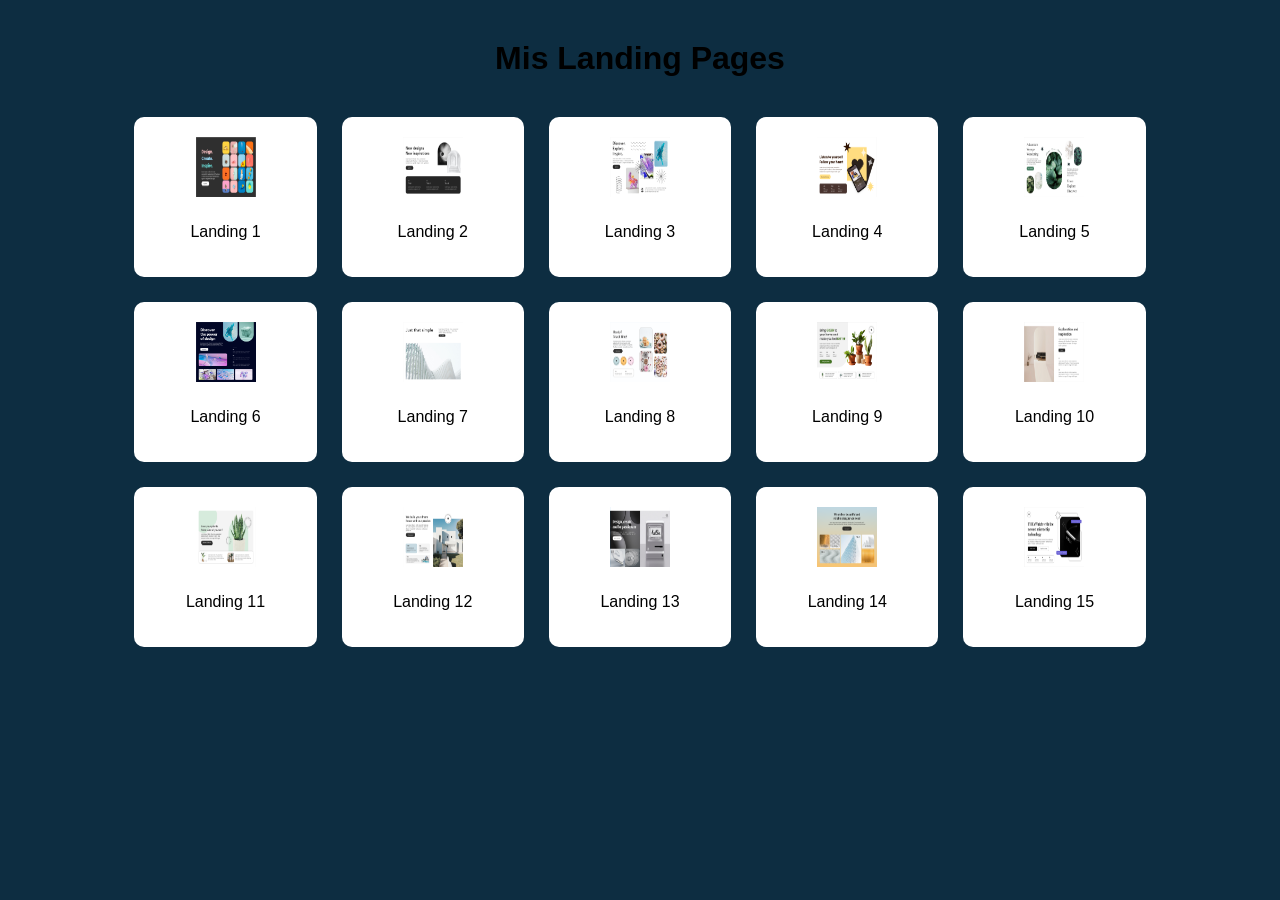
<file: index.html>
<!DOCTYPE html>
<html lang="es">
<head>
<meta charset="UTF-8">
<title>Menu de Landing Pages</title>
<link rel="stylesheet" href="styles.css">
</head>

<body>

<h1 class="titulo">Mis Landing Pages</h1>

<div class="menu">

<a href="page10/landing10.html" class="item">
    <img src="capturas/img-10.png" alt="Landing 1">
    <p>Landing 1</p>
</a>

<a href="page11/landing11.html" class="item">
    <img src="capturas/img-11.png" alt="Landing 2">
    <p>Landing 2</p>
</a>

<a href="page12/landing12.html" class="item">
    <img src="capturas/img-12.png" alt="Landing 3">
    <p>Landing 3</p>
</a>

<a href="page14/landing14.html" class="item">
    <img src="capturas/img-14.png" alt="Landing 4">
    <p>Landing 4</p>
</a>

<a href="page15/landing15.html" class="item">
    <img src="capturas/img-15.png" alt="Landing 5">
    <p>Landing 5</p>
</a>

<a href="page22/landing22.html" class="item">
    <img src="capturas/img-22.png" alt="Landing 6">
    <p>Landing 6</p>
</a>

<a href="page3/landing3.html" class="item">
    <img src="capturas/img-3.png" alt="Landing 7">
    <p>Landing 7</p>
</a>

<a href="page33/landing33.html" class="item">
    <img src="capturas/img-33.png" alt="Landing 8">
    <p>Landing 8</p>
</a>

<a href="page38/landing38.html" class="item">
    <img src="capturas/img-38.png" alt="Landing 9">
    <p>Landing 9</p>
</a>

<a href="page4/landing4.html" class="item">
    <img src="capturas/img-4.png" alt="Landing 10">
    <p>Landing 10</p>
</a>

<a href="page40/landing40.html" class="item">
    <img src="capturas/img-40.png" alt="Landing 11">
    <p>Landing 11</p>
</a>

<a href="page41/landing41.html" class="item">
    <img src="capturas/img-41.png" alt="Landing 12">
    <p>Landing 12</p>
</a>

<a href="page45/landing45.html" class="item">
    <img src="capturas/img-45.png" alt="Landing 13">
    <p>Landing 13</p>
</a>

<a href="page50/landing50.html" class="item">
    <img src="capturas/img-50.png" alt="Landing 14">
    <p>Landing 14</p>
</a>

<a href="page6/landing6.html" class="item">
    <img src="capturas/img-6.png" alt="Landing 15">
    <p>Landing 15</p>
</a>

</div>

</body>
</html>
</file>
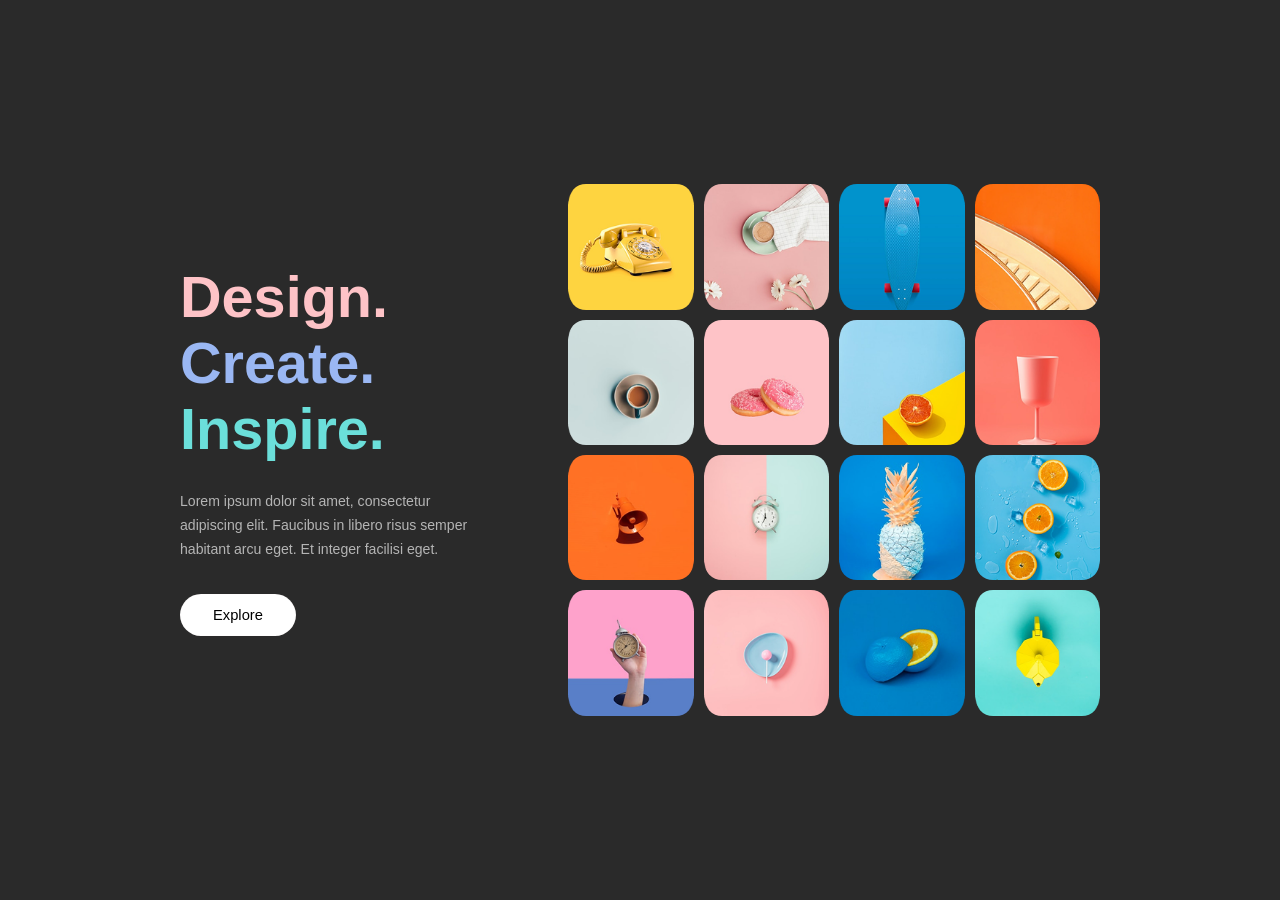
<file: page10/landing10.html>
<!DOCTYPE html>
<html lang="es">
<head>
  <meta charset="UTF-8" />
  <meta name="viewport" content="width=device-width, initial-scale=1.0"/>
  <title>Design. Create. Inspire.</title>
  <link rel="preconnect" href="https://fonts.googleapis.com">
  <link rel="preconnect" href="https://fonts.gstatic.com" crossorigin>
  <link rel="stylesheet" href="page_10.css">
</head>
<body>
<div class="page">

  <div class="left">
    <h1 class="headline">
      <span class="word-design">Design.</span><br>
      <span class="word-create">Create.</span><br>
      <span class="word-inspire">Inspire.</span>
    </h1>
    <p class="desc">
      Lorem ipsum dolor sit amet, consectetur adipiscing elit. Faucibus
      in libero risus semper habitant arcu eget. Et integer facilisi eget.
    </p>
    <a href="#" class="btn-explore">Explore</a>
  </div>

  <div class="grid">
    <!-- Fila 1 -->
    <div class="grid-item"><img src="img/Frame 14195.png"  alt="imagen 1"  /></div>
    <div class="grid-item"><img src="img/Frame 14195 (1).png"  alt="imagen 2"  /></div>
    <div class="grid-item"><img src="img/Frame 14195 (2).png"  alt="imagen 3"  /></div>
    <div class="grid-item"><img src="img/Frame 14195 (3).png"  alt="imagen 4"  /></div>
    <!-- Fila 2 -->
    <div class="grid-item"><img src="img/Frame 14196.png"  alt="imagen 5"  /></div>
    <div class="grid-item"><img src="img/Frame 14196 (1).png"  alt="imagen 6"  /></div>
    <div class="grid-item"><img src="img/Frame 14197 (2).png"  alt="imagen 7"  /></div>
    <div class="grid-item"><img src="img/Frame 14196 (2).png"  alt="imagen 8"  /></div>
    <!-- Fila 3 -->
    <div class="grid-item"><img src="img/Frame 14197.png"  alt="imagen 9"  /></div>
    <div class="grid-item"><img src="img/Frame 14197 (1).png" alt="imagen 10" /></div>
    <div class="grid-item"><img src="img/Frame 14198 (1).png" alt="imagen 11" /></div>
    <div class="grid-item"><img src="img/Frame 14197 (3).png" alt="imagen 12" /></div>
    <!-- Fila 4 -->
    <div class="grid-item"><img src="img/Frame 14198.png" alt="imagen 13" /></div>
    <div class="grid-item"><img src="img/Frame 14199.png" alt="imagen 14" /></div>
    <div class="grid-item"><img src="img/Frame 14198 (2).png" alt="imagen 15" /></div>
    <div class="grid-item"><img src="img/Frame 14198 (3).png" alt="imagen 16" /></div>
  </div>

</div>
</body>
</html>
</file>
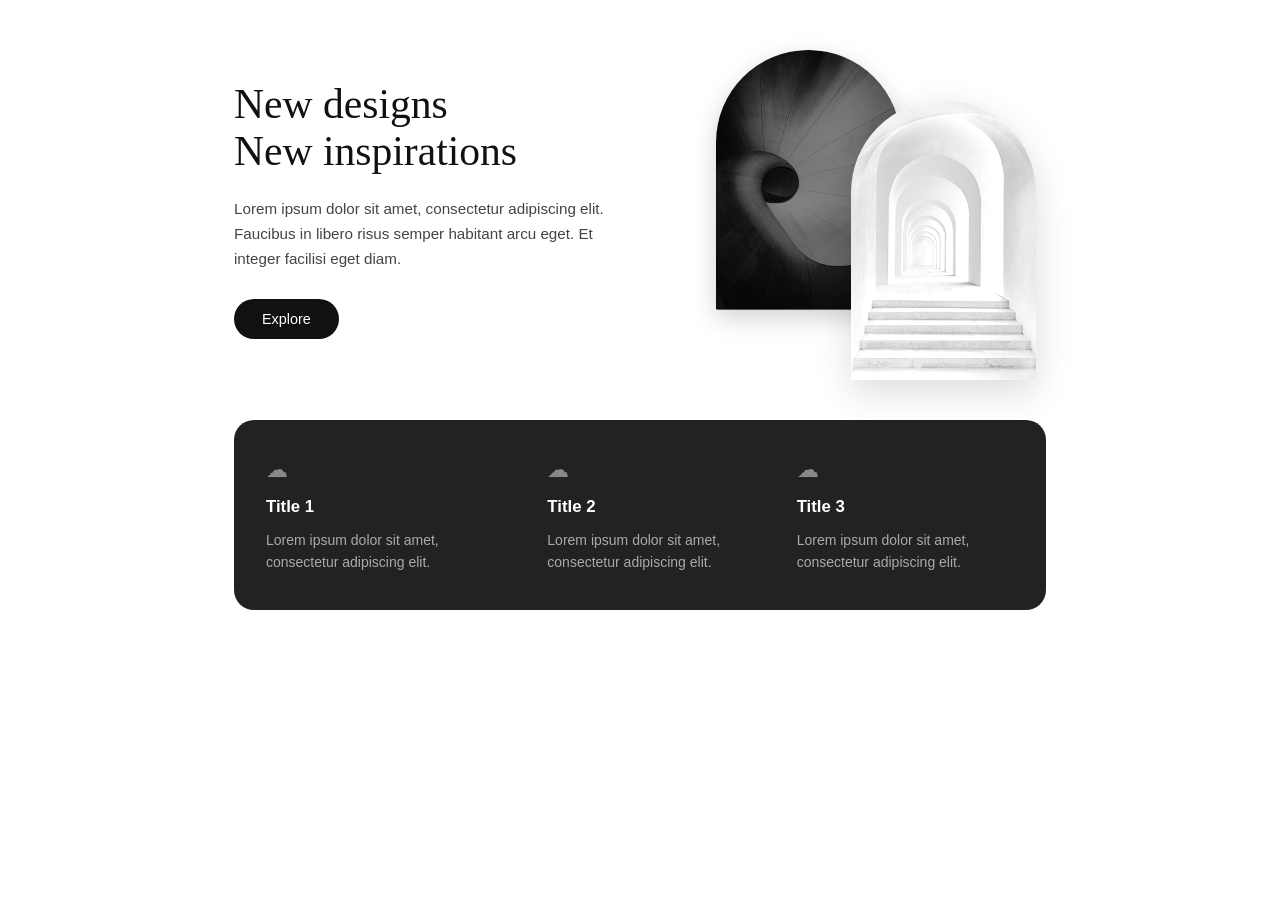
<file: page11/landing11.html>
<!DOCTYPE html>
<html lang="es">
<head>
  <meta charset="UTF-8" />
  <meta name="viewport" content="width=device-width, initial-scale=1.0"/>
  <title>New Designs</title>
  <link rel="stylesheet" href="page_11.css" />
</head>
<body>

   <section class="hero">
    <div class="hero__content">
      <h1 class="hero__title">New designs<br>New inspirations</h1>
      <p class="hero__text">
        Lorem ipsum dolor sit amet, consectetur adipiscing elit. Faucibus in libero
        risus semper habitant arcu eget. Et integer facilisi eget diam.
      </p>
      <a href="#" class="hero__btn">Explore</a>
    </div>

    <div class="hero__images">
      <div class="img-arch img-arch--back">
        <img src="img/Rectangle 6.png" alt="spiral architecture" />
      </div>
      <div class="img-arch img-arch--front">
        <img src="img/Rectangle 7.png" alt="arch corridor" />
      </div>
    </div>
  </section>

  <section class="cards">
    <div class="card">
      <span class="card__icon">&#9729;</span>
      <h3 class="card__title">Title 1</h3>
      <p class="card__text">Lorem ipsum dolor sit amet, consectetur adipiscing elit.</p>
    </div>
    <div class="card">
      <span class="card__icon">&#9729;</span>
      <h3 class="card__title">Title 2</h3>
      <p class="card__text">Lorem ipsum dolor sit amet, consectetur adipiscing elit.</p>
    </div>
    <div class="card">
      <span class="card__icon">&#9729;</span>
      <h3 class="card__title">Title 3</h3>
      <p class="card__text">Lorem ipsum dolor sit amet, consectetur adipiscing elit.</p>
    </div>
  </section>

</body>
</html>
</file>
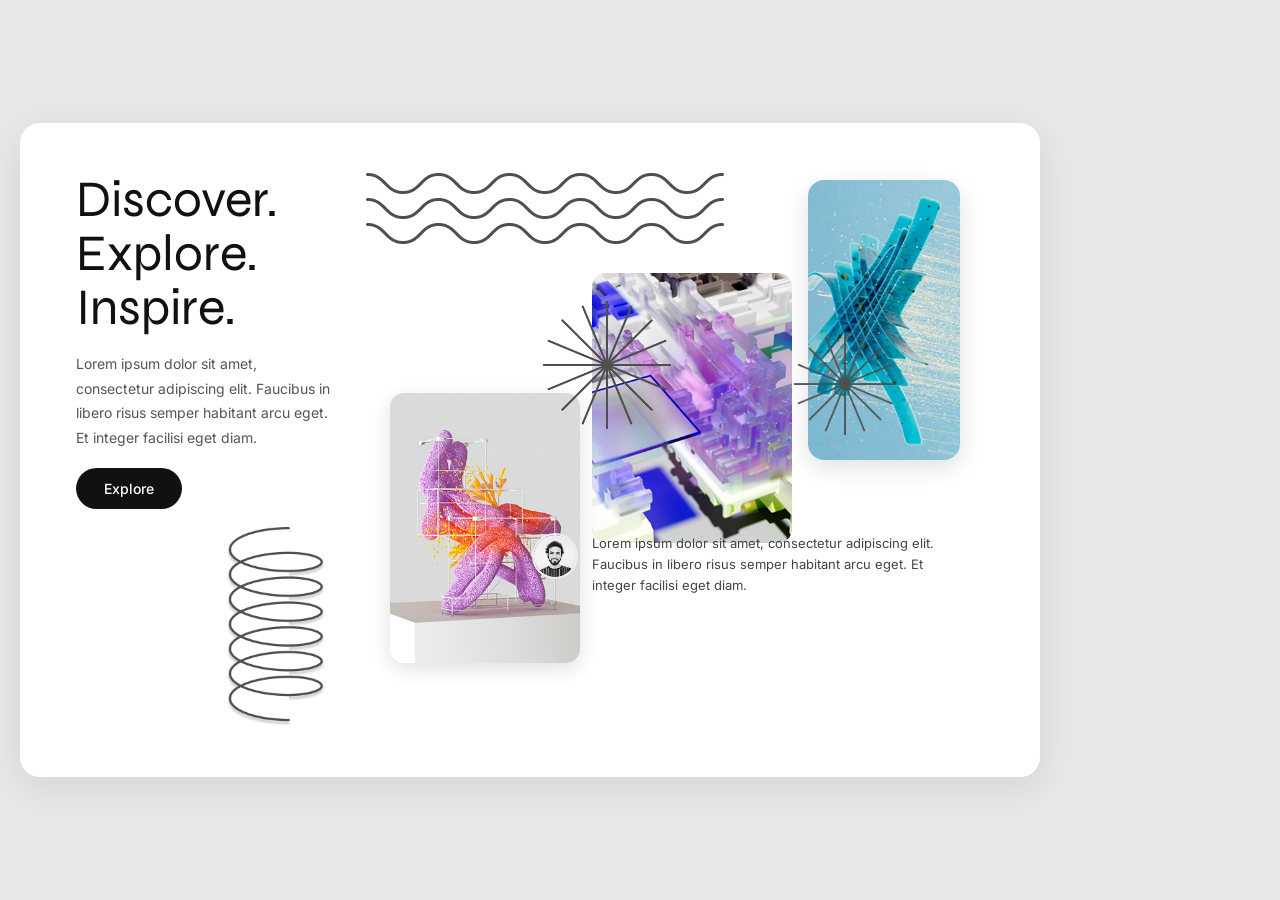
<file: page12/landing12.html>
<!DOCTYPE html>
<html lang="es">
<head>
  <meta charset="UTF-8" />
  <meta name="viewport" content="width=device-width, initial-scale=1.0"/>
  <title>Discover. Explore. Inspire.</title>
  <link rel="stylesheet" href="page_12.css" />
  <link href="https://fonts.googleapis.com/css2?family=Syne:wght@700;800&family=Inter:wght@300;400;500&display=swap" rel="stylesheet"/>
</head>
<body>

  <div class="page">

    <div class="col-left">

      <h1>Discover.<br/>Explore.<br/>Inspire.</h1>

      <p>Lorem ipsum dolor sit amet, consectetur
        adipiscing elit. Faucibus in libero risus semper
        habitant arcu eget. Et integer facilisi eget diam.</p>

      <div class="btn-wrap">
        <a href="img/Waves.png" class="btn" alt="boton">Explore</a>
      </div>



      <div class="spiral">
      <img id="spiral" src="img/spiral.png" alt="spiral">
      </div>

    </div>

    <div class="col-center">

      <div class="waves">
          <img id="waves" src="img/Waves.png" alt="Avatar"/>
          <img id="waves" src="img/Waves.png" alt="Avatar"/>
          <img id="waves" src="img/Waves.png" alt="Avatar"/>
        </div>
    
           <img  src="img/estrella.png" alt="estrella" class="estrella"/>
      </div>

      <div class="img-center">
        <img src="img/2 web 12.png" alt="3D abstract purple"/>
      </div>

      <div class="img-figure">
        <img src="img/1 web12.png" alt="3D figure"/>
      </div>

      <div class="avatar-row">
        <div class="avatar">
          <img src="img/hombre blanco y negro.png" alt="Avatar"/>
        </div>
        <p>Lorem ipsum dolor sit amet, consectetur adipiscing
          elit. Faucibus in libero risus semper habitant arcu
          eget. Et integer facilisi eget diam.</p>
      </div>

    </div>

    <div class="col-right">

      <div class="img-top-right">
        <img src="img/3_web_12.webp"3D blue"/>
      </div>

      <div>
        <img src="img/estrella.png" alt="estrella" class="estrella2"/>
      </div>
    

    </div>

  </div>

</body>
</html>
</file>
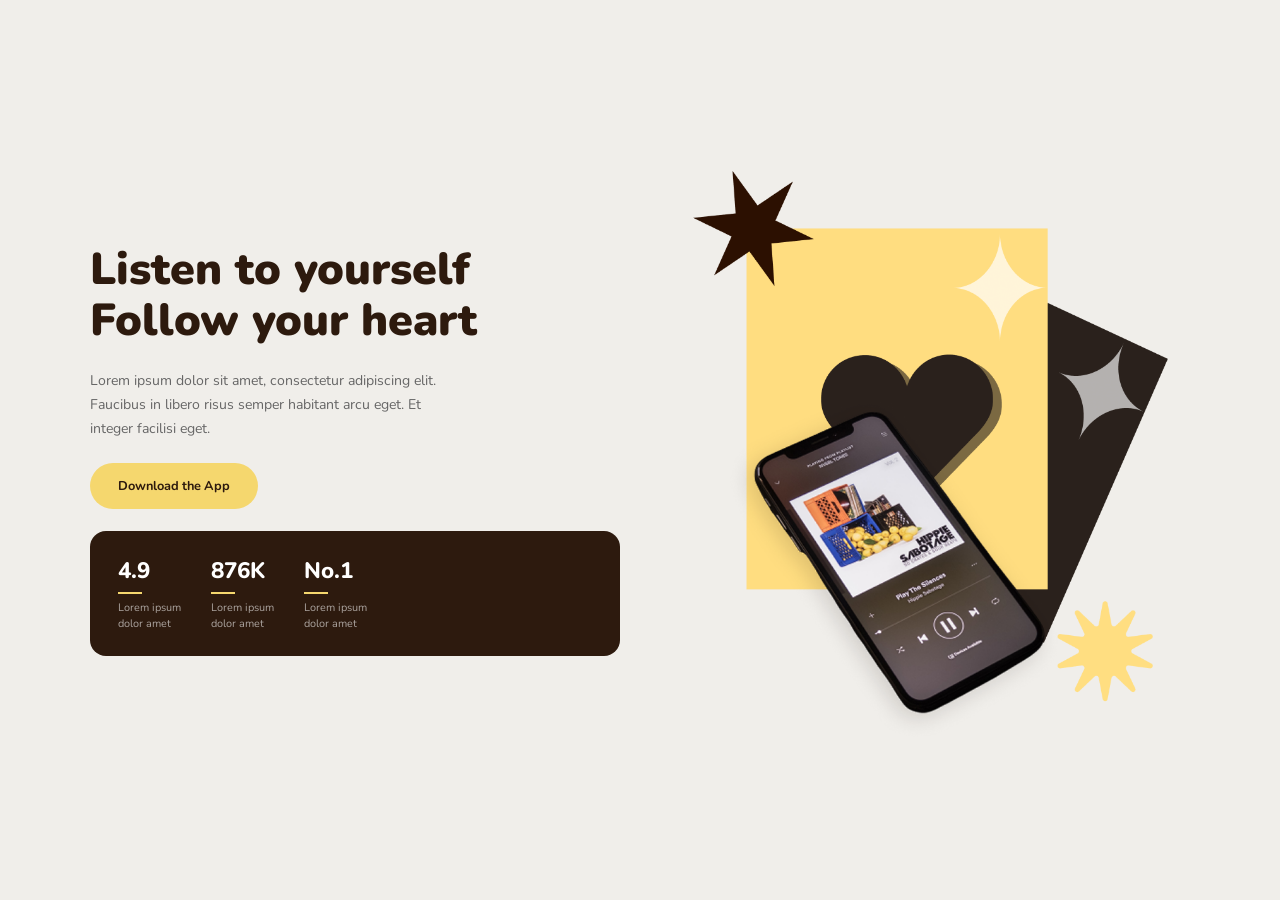
<file: page14/landing14.html>
<!DOCTYPE html>
<html lang="es">
<head>
  <meta charset="UTF-8" />
  <meta name="viewport" content="width=device-width, initial-scale=1.0"/>
  <title>Listen to Yourself</title>
  <link rel="stylesheet" href="page_14.css" />
  <link href="https://fonts.googleapis.com/css2?family=Nunito:wght@400;600;700;800;900&display=swap" rel="stylesheet"/>
</head>
<body>

  <div class="page">

    <div class="col-left">

      <h1>Listen to yourself<br/>Follow your heart</h1>

      <p>Lorem ipsum dolor sit amet, consectetur
        adipiscing elit. Faucibus in libero risus semper
        habitant arcu eget. Et integer facilisi eget.</p>

      <a href="#" class="btn">Download the App</a>

      <div class="stats-card">
        <div class="stat">
          <strong>4.9</strong>
          <div class="stat-line"></div>
          <span>Lorem ipsum<br/>dolor amet</span>
        </div>
        <div class="stat">
          <strong>876K</strong>
          <div class="stat-line"></div>
          <span>Lorem ipsum<br/>dolor amet</span>
        </div>
        <div class="stat">
          <strong>No.1</strong>
          <div class="stat-line"></div>
          <span>Lorem ipsum<br/>dolor amet</span>
        </div>
      </div>

    </div>

    <div class="col-right">
      <img src="img/Image area.png" alt="visual" class="foto-derecha">
    </div>

  </div>

</body>
</html>
</file>
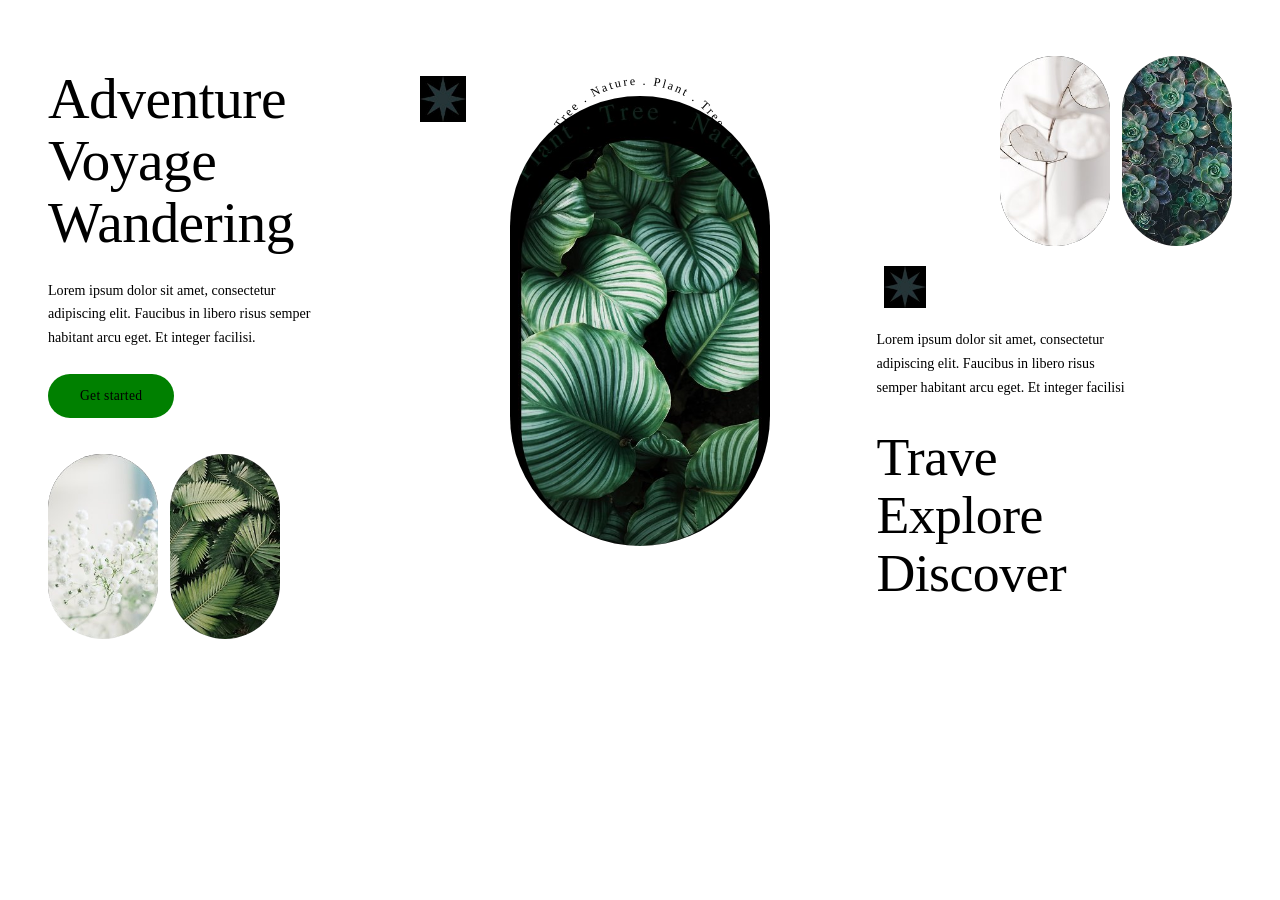
<file: page15/landing15.html>
<!DOCTYPE html>
<html lang="es">
<head>
  <meta charset="UTF-8" />
  <meta name="viewport" content="width=device-width, initial-scale=1.0" />
  <title>Adventure Voyage Wandering</title>
  <link rel="preconnect" href="https://fonts.googleapis.com" />
  <link rel="preconnect" href="https://fonts.gstatic.com" crossorigin />
  <link href="https://fonts.googleapis.com/css2?family=Cormorant+Garamond:wght@300;400;500&family=Jost:wght@300;400&display=swap" rel="stylesheet" />
  <link rel="stylesheet" href="page_15.css" />
</head>
<body>

  <main class="landing">

    <section class="hero">

      <div class="col col-left">
        <div class="headline">
          <h1>Adventure<br>Voyage<br>Wandering</h1>
          <img src="img/Star_3.png" alt="" class="star star-headline" aria-hidden="true" />
        </div>
        <p class="body-text">Lorem ipsum dolor sit amet, consectetur adipiscing elit. Faucibus in libero risus semper habitant arcu eget. Et integer facilisi.</p>
        <a href="#" class="btn">Get started</a>
        <div class="pills-bottom">
          <div class="pill">
            <img src="img/Frame_14214.png" alt="Hojas de palmera" />
          </div>
          <div class="pill">
            <img src="img/Frame_14215.png" alt="Flores blancas" />
          </div>
        </div>
      </div>

      <div class="col col-center">
        <div class="center-image-wrap">
          <svg class="circle-text" viewBox="0 0 300 300" xmlns="http://www.w3.org/2000/svg" aria-hidden="true">
            <path id="circlePath" d="M150,150 m-100,0 a100,100 0 1,1 200,0 a100,100 0 1,1 -200,0" fill="none"/>
            <text>
              <textPath href="#circlePath" startOffset="0%">Plant . Tree . Nature . Plant . Tree . Nature .</textPath>
            </text>
          </svg>
          <div class="oval-main">
            <img src="img/image_middle.png" alt="Hojas tropicales" />
          </div>
        </div>
      </div>

      <div class="col col-right">
        <div class="right-top">
          <div class="pill pill-sm">
            <img src="img/Frame_14221.png" alt="Planta seca" />
          </div>
          <div class="pill pill-sm">
            <img src="img/Frame_14217.png" alt="Suculentas" />
          </div>
        </div>
        <img src="img/Star_4.png" alt="" class="star star-right" aria-hidden="true" />
        <p class="body-text">Lorem ipsum dolor sit amet, consectetur adipiscing elit. Faucibus in libero risus semper habitant arcu eget. Et integer facilisi</p>
        <div class="headline-right">
          <h2>Trave<br>Explore<br>Discover</h2>
        </div>
      </div>

    </section>

  </main>

</body>
</html>
</file>
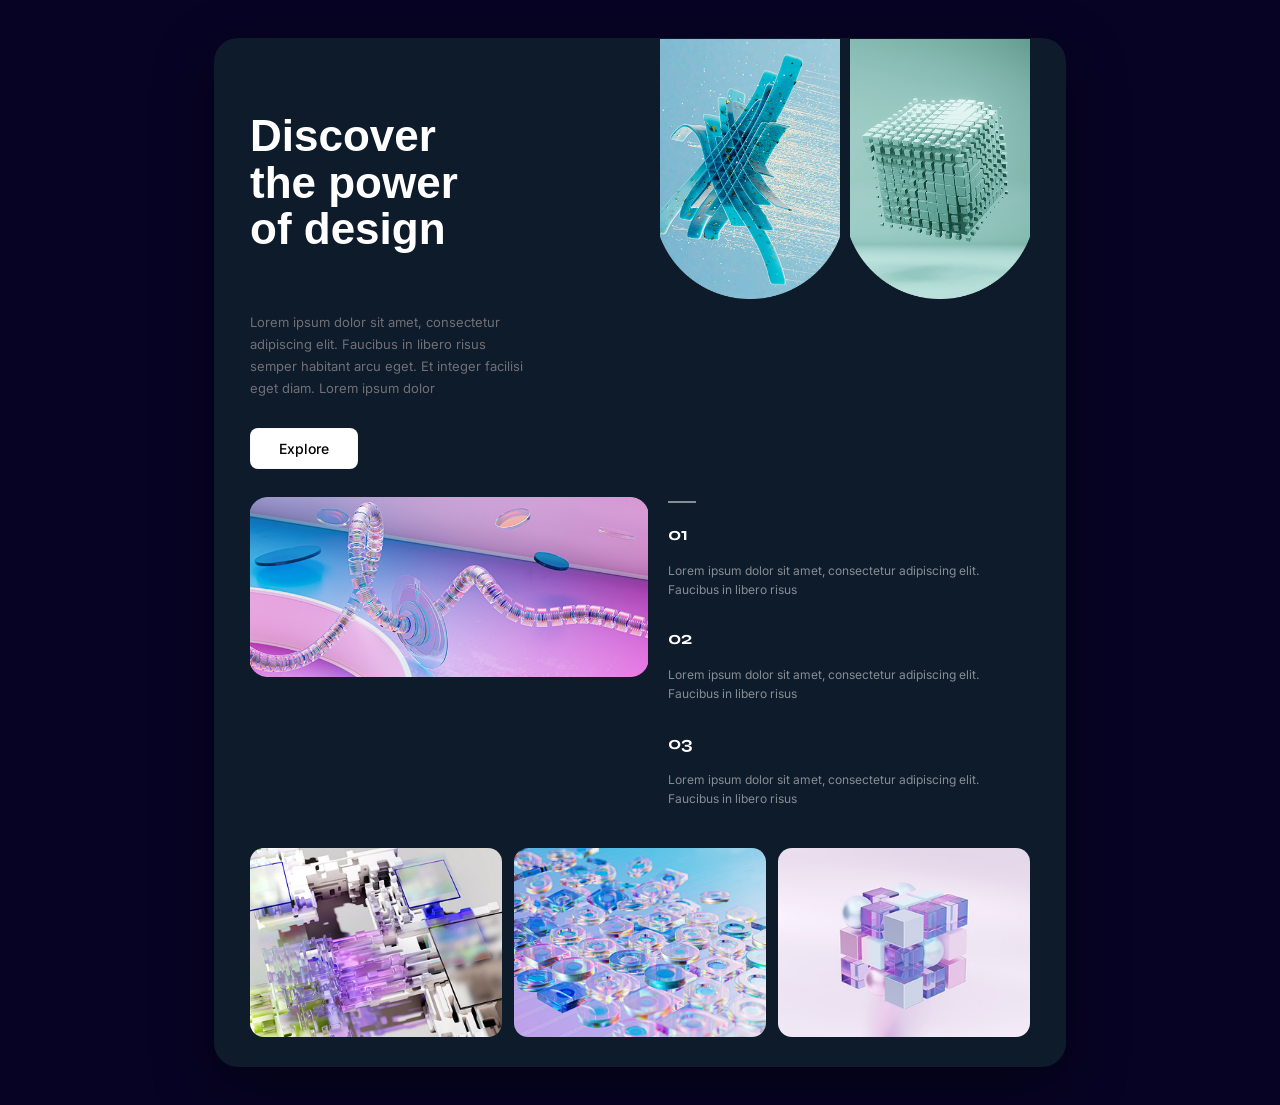
<file: page22/landing22.html>
<!DOCTYPE html>
<html lang="es">
<head>
  <meta charset="UTF-8" />
  <meta name="viewport" content="width=device-width, initial-scale=1.0"/>
  <title>Discover the Power of Design</title>
  <link rel="stylesheet" href="page_22.css" />
  <link href="https://fonts.googleapis.com/css2?family=Syne:wght@400;600;700;800&family=Inter:wght@300;400;500&display=swap" rel="stylesheet"/>
</head>
<body>

  <div class="page">

    <div class="row row-top">

      <div class="hero-text">
        <h1>Discover<br/>the power<br/>of design</h1>
        <p>Lorem ipsum dolor sit amet, consectetur adipiscing
          elit. Faucibus in libero risus semper habitant arcu
          eget. Et integer facilisi eget diam. Lorem ipsum dolor</p>
        <a href="#" class="btn">Explore</a>
      </div>

     <div class="ovals-group">
  <div class="oval-u">
    <img src="img/imagen arriba web 22.png" alt="3D shape 1"/>
  </div>
  <div class="oval-u">
    <img src="img/imagen up derecha.png" alt="3D shape 2"/>
  </div>
</div>

    </div>

    <div class="row row-mid">

      <div class="wide-img">
        <img src="img/imagen centro.png" alt="Abstract 3D"/>
      </div>

      <div class="numbered-list">
        <div class="short-line"></div>

        <div class="list-item">
          <span class="num">01</span>
          <p>Lorem ipsum dolor sit amet, consectetur
            adipiscing elit. Faucibus in libero risus</p>
        </div>

        <div class="list-item">
          <span class="num">02</span>
          <p>Lorem ipsum dolor sit amet, consectetur
            adipiscing elit. Faucibus in libero risus</p>
        </div>

        <div class="list-item">
          <span class="num">03</span>
          <p>Lorem ipsum dolor sit amet, consectetur
            adipiscing elit. Faucibus in libero risus</p>
        </div>
      </div>

    </div>

    <div class="row row-bottom">

      <div class="gallery-item">
        <img src="img/1.png" alt="Tech 1"/>
      </div>

      <div class="gallery-item">
        <img src="img/2.png" alt="Tech 2"/>
      </div>

      <div class="gallery-item">
        <img src="img/3.png" alt="Tech 3"/>
      </div>

    </div>

  </div>

</body>
</html>
</file>
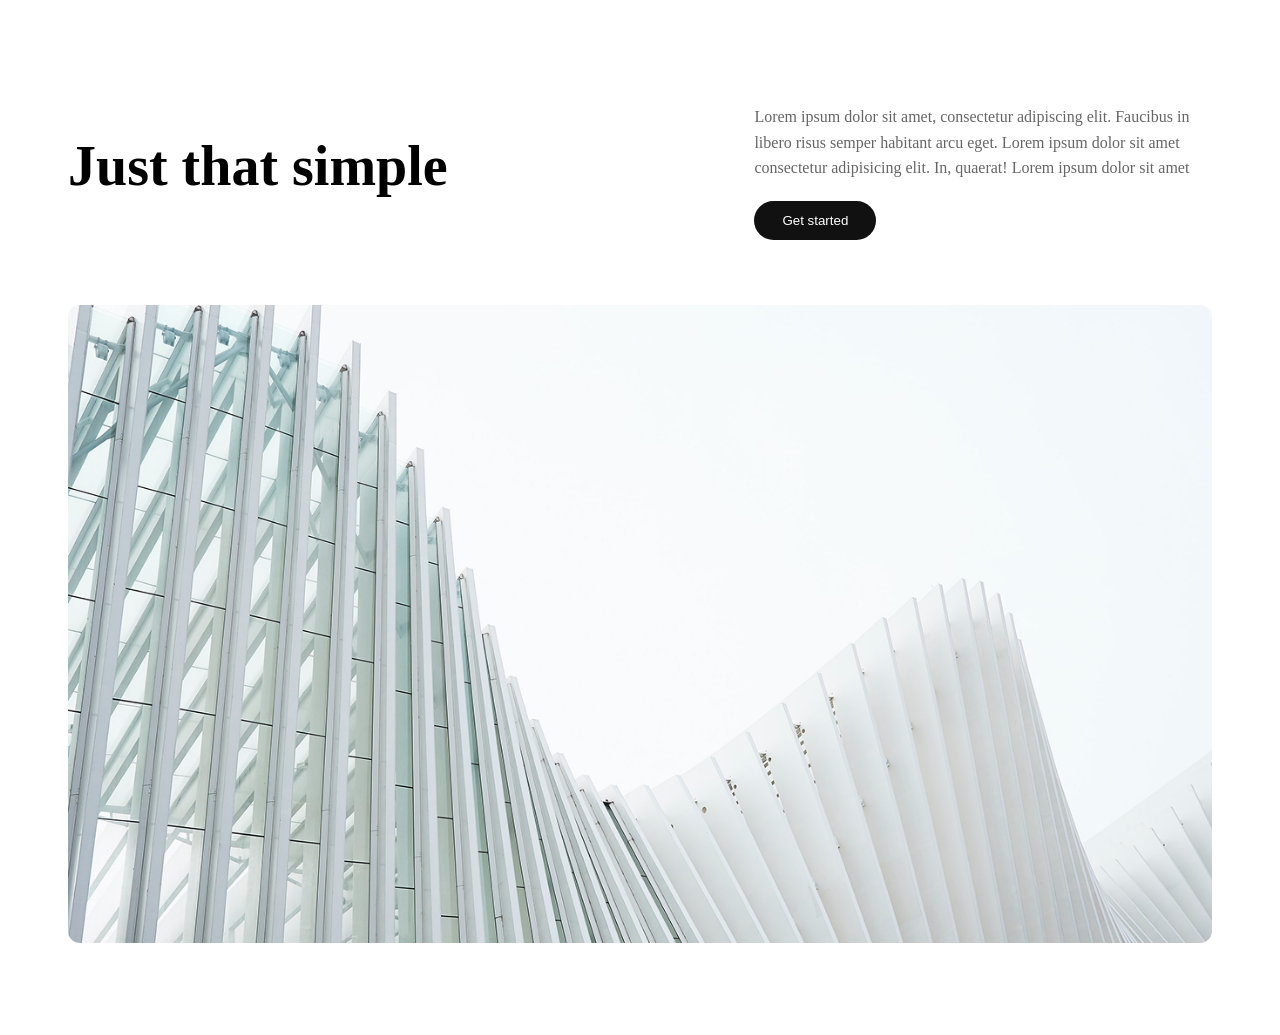
<file: page3/landing3.html>
<!DOCTYPE html>
<html lang="en">
<head>
    <meta charset="UTF-8">
    <meta name="viewport" content="width=device-width, initial-scale=1.0">
    <link rel="stylesheet" href="page_3.css">
    <title>page_3</title>
</head>
<body>
    <section class="simple">
  
  <div class="simple-header">
    <h2>Just that simple</h2>

    <div class="simple-text">
      <p>
        Lorem ipsum dolor sit amet, consectetur adipiscing elit.
        Faucibus in libero risus semper habitant arcu eget. Lorem ipsum dolor sit amet consectetur adipisicing elit. In, quaerat! Lorem ipsum dolor sit amet
      </p>
      <button>Get started</button>
    </div>
  </div>

  
  <div class="simple-image">
    <img src="img/hero Image.png" alt="Hero Image">
  </div>
</section>
</body>
</html>
</file>
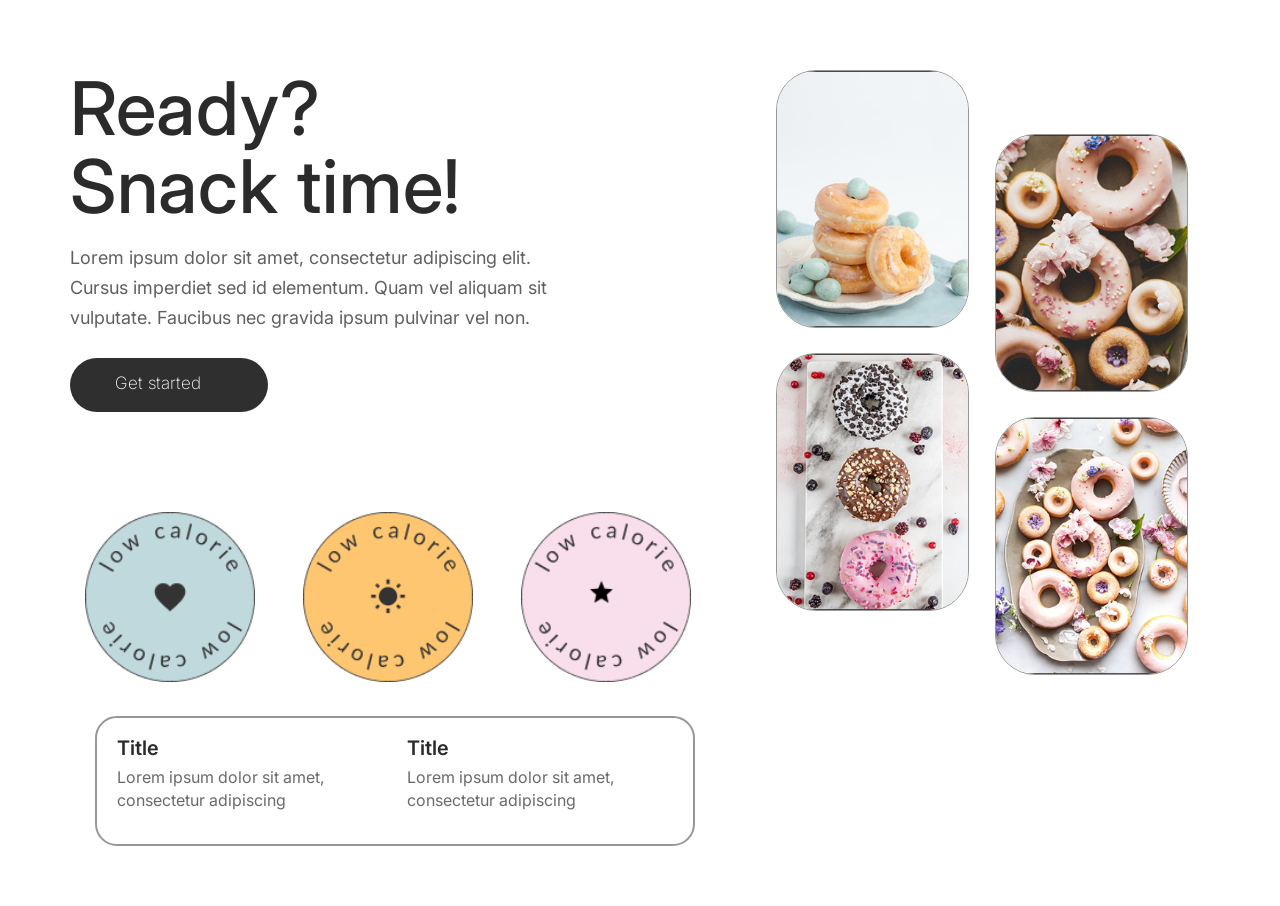
<file: page33/landing33.html>
<!-- index33.html -->
<!doctype html>
<html lang="es">
  <head>
    <meta charset="UTF-8" />
    <meta name="viewport" content="width=device-width, initial-scale=1.0" />
    <title>Page 33</title>

    <link rel="preconnect" href="https://fonts.googleapis.com" />
    <link rel="preconnect" href="https://fonts.gstatic.com" crossorigin />
    <link
      href="https://fonts.googleapis.com/css2?family=Inter:wght@400;500;700;800&display=swap"
      rel="stylesheet"
    />

    <link rel="stylesheet" href="stylepage33.css" />
  </head>

  <body>
    <main class="pagina">
      <section class="hero">
        <div class="container">
          <div class="izq">
            <h1 class="titulo">
              Ready?<br />
              Snack time!
            </h1>

            <p class="texto">
              Lorem ipsum dolor sit amet, consectetur adipiscing elit. Cursus imperdiet sed id
              elementum. Quam vel aliquam sit vulputate. Faucibus nec gravida ipsum pulvinar vel
              non.
            </p>

            <a class="boton" href="#">Get started</a>

            <div class="sellos">
              <img class="sello" src="img/Frame 14399.png" alt="Low calorie" />
              <img class="sello" src="img/Frame 14400.png" alt="Low calorie" />
              <img class="sello" src="img/Frame 14401.png" alt="Low calorie" />
            </div>

            <div class="info-box">
              <div class="info-item">
                <div class="info-title">Title</div>
                <div class="info-text">Lorem ipsum dolor sit amet, consectetur adipiscing</div>
              </div>

              <div class="info-item">
                <div class="info-title">Title</div>
                <div class="info-text">Lorem ipsum dolor sit amet, consectetur adipiscing</div>
              </div>
            </div>
          </div>

          <div class="der">
            <div class="grid-fotos">
              <img class="foto foto-a" src="img/Frame 14390.png" alt="Donas" />
              <img class="foto foto-b" src="img/Frame 14395.png" alt="Donas" />
              <img class="foto foto-c" src="img/Frame 14392.png" alt="Donas" />
              <img class="foto foto-d" src="img/Frame 14393.png" alt="Donas" />
            </div>
          </div>
        </div>
      </section>
    </main>
  </body>
</html>
</file>
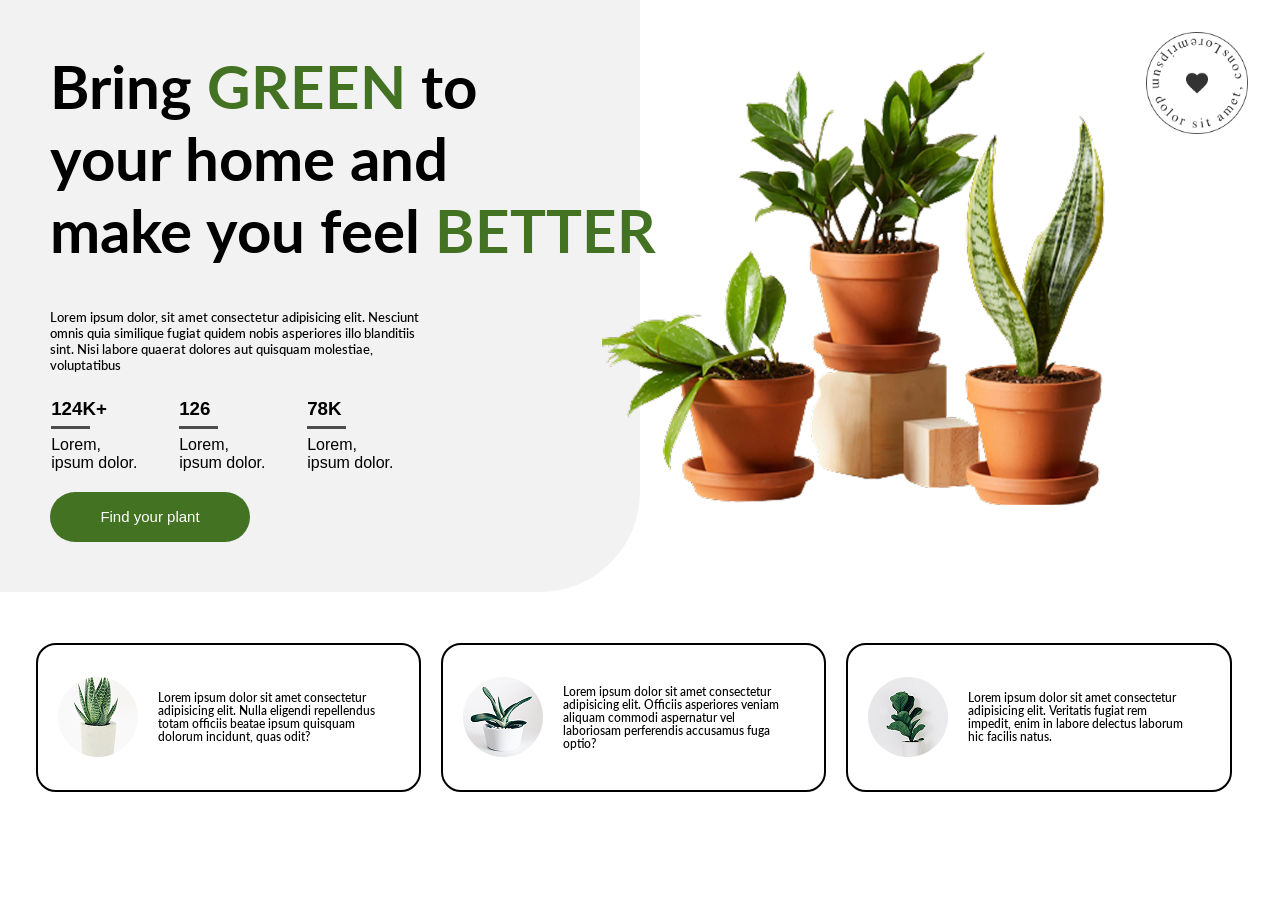
<file: page38/landing38.html>
<!DOCTYPE html>
<html lang="es">
<head>
    <meta charset="UTF-8">
    <meta name="viewport" content="width=device-width, initial-scale=1.0">
    <title>Document</title>
    <link rel="stylesheet" href="page_38.css">
    <link href="https://fonts.googleapis.com/css2?family=Lato:ital,wght@0,100;0,300;0,400;0,700;0,900;1,100;1,300;1,400;1,700;1,900&family=Open+Sans:ital,wght@0,300..800;1,300..800&family=Roboto+Mono:ital,wght@0,100..700;1,100..700&family=Roboto:ital,wght@0,100..900;1,100..900&display=swap" rel="stylesheet">
</head>
<body>

    <header>

    </header>

    <main>

        <div id="contenido">
            <div id="titulo">
                <h1>Bring <b>GREEN</b> to</h1>
                <h1>your home and</h1>
                <h1>make you feel <b>BETTER</b></h1>
            </div>
            <br>
            <div id="parrafo">
                <p>Lorem ipsum dolor, sit amet consectetur adipisicing elit. Nesciunt omnis quia similique fugiat quidem nobis asperiores illo blanditiis sint. Nisi labore quaerat dolores aut quisquam molestiae, voluptatibus</p>
            </div>  

            <div id="cardcitas">
                <div id="cita1" class="citas">
                    <h3>124K+</h3>
                    <p>Lorem, ipsum dolor.</p>
                </div>
                <div id="cita2" class="citas">
                    <h3>126</h3>
                    <p>Lorem, ipsum dolor.</p>
                </div>
                <div id="cita3" class="citas">
                    <h3>78K</h3>
                    <p>Lorem, ipsum dolor.</p>
                </div>
            </div>
            
            <button id="boton">
                <a href="#">Find your plant</a>
            </button>
      
        </div>

        <div id="contenido_2">

            <img src="img/bloomscape_tough-stuff_collection__terracotta_crop0621-scaled-e1625248141897 1.png" alt="" id="imagen">

            <img src="img/Font circle.png" alt="" id="dog-paw2">


            <div id="cards">
                <div id="card1" class="cardclass">
                    <img src="img/Ellipse 164.png" alt="">
                    <div class="cartas">
                        <p>Lorem ipsum dolor sit amet consectetur adipisicing elit. Nulla eligendi repellendus totam officiis beatae ipsum quisquam dolorum incidunt, quas odit?</p>
                    </div>
                </div>
                <div id="card2" class="cardclass">
                    <img src="img/Ellipse 164 (1).png" alt="">
                    <div class="cartas">   
                        <p>Lorem ipsum dolor sit amet consectetur adipisicing elit. Officiis asperiores veniam aliquam commodi aspernatur vel laboriosam perferendis accusamus fuga optio?</p>
                    </div>
                </div>
                <div id="card3" class="cardclass">
                    <img src="img/Ellipse 164 (2).png" alt="">
                    <div class="cartas">
                        <p>Lorem ipsum dolor sit amet consectetur adipisicing elit. Veritatis fugiat rem impedit, enim in labore delectus laborum hic facilis natus.</p>
                    </div>
                </div>
            </div>
        </div>

    </main>

    <footer>


    </footer>
    
</body>
</html>
</file>
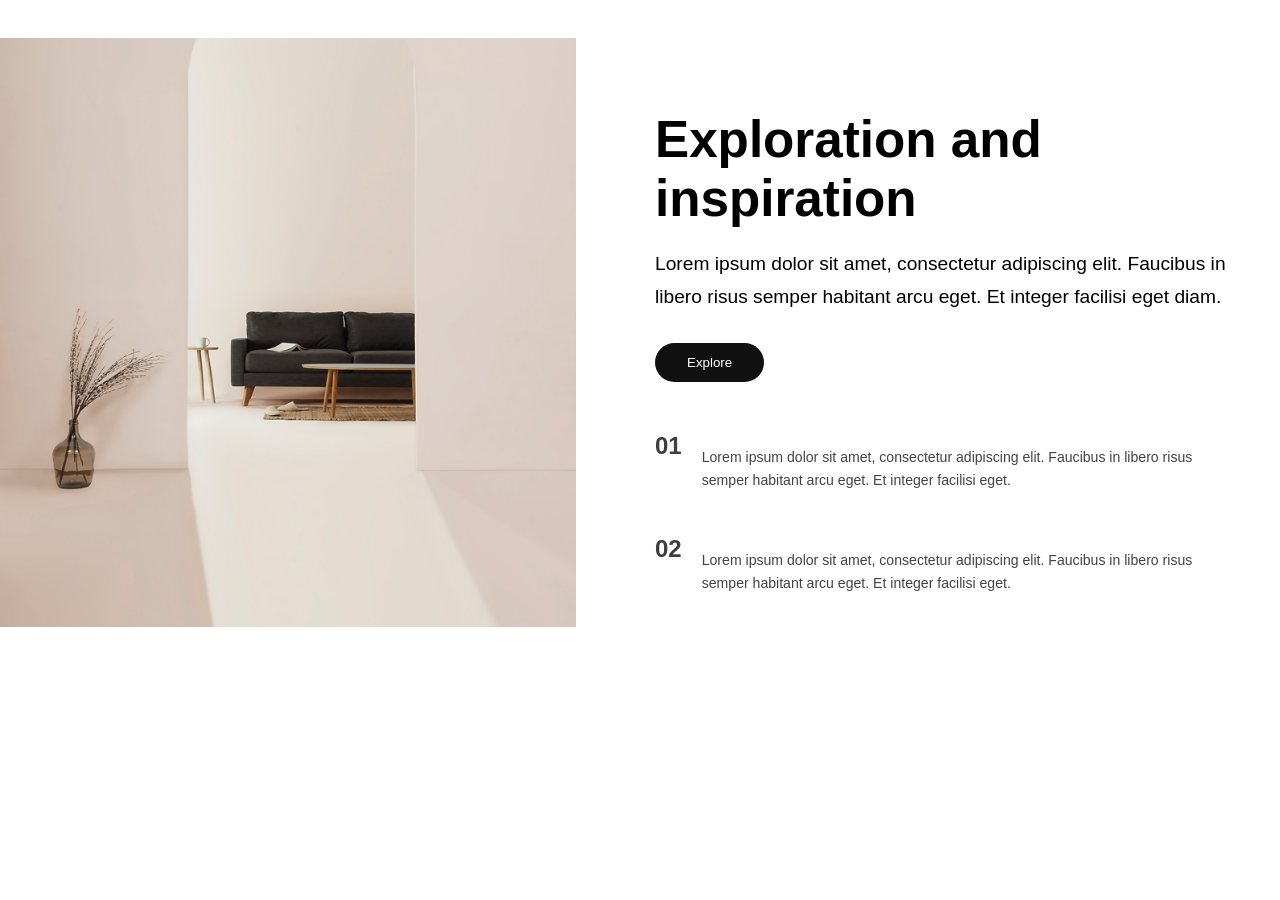
<file: page4/landing4.html>
<!DOCTYPE html>
<html lang="en">
<head>
    <meta charset="UTF-8">
    <meta name="viewport" content="width=device-width, initial-scale=1.0">
    <link rel="stylesheet" href="page_4.css">
    <title>Page 4</title>
</head>
<body>
    <section class="caja">
      
        <div class="foto">
            <img src="img/Image.png" alt="imagen pagina 4">
        </div>

       
        <div class="contenido">
            <h2>Exploration and inspiration</h2>

            <p class="intro">
            Lorem ipsum dolor sit amet, consectetur adipiscing elit.
            Faucibus in libero risus semper habitant arcu eget.
            Et integer facilisi eget diam.
            </p>

            <button>Explore</button>

            <div class="features">
            <div class="feature">
                <span>01</span>
                <p>
                Lorem ipsum dolor sit amet, consectetur adipiscing elit.
                Faucibus in libero risus semper habitant arcu eget.
                Et integer facilisi eget.
                </p>
            </div>

            <div class="feature">
                <span>02</span>
                <p>
                Lorem ipsum dolor sit amet, consectetur adipiscing elit.
                Faucibus in libero risus semper habitant arcu eget.
                Et integer facilisi eget.
                </p>
            </div>
            </div>
        </div>
    </section>
</body>
</html>
</file>
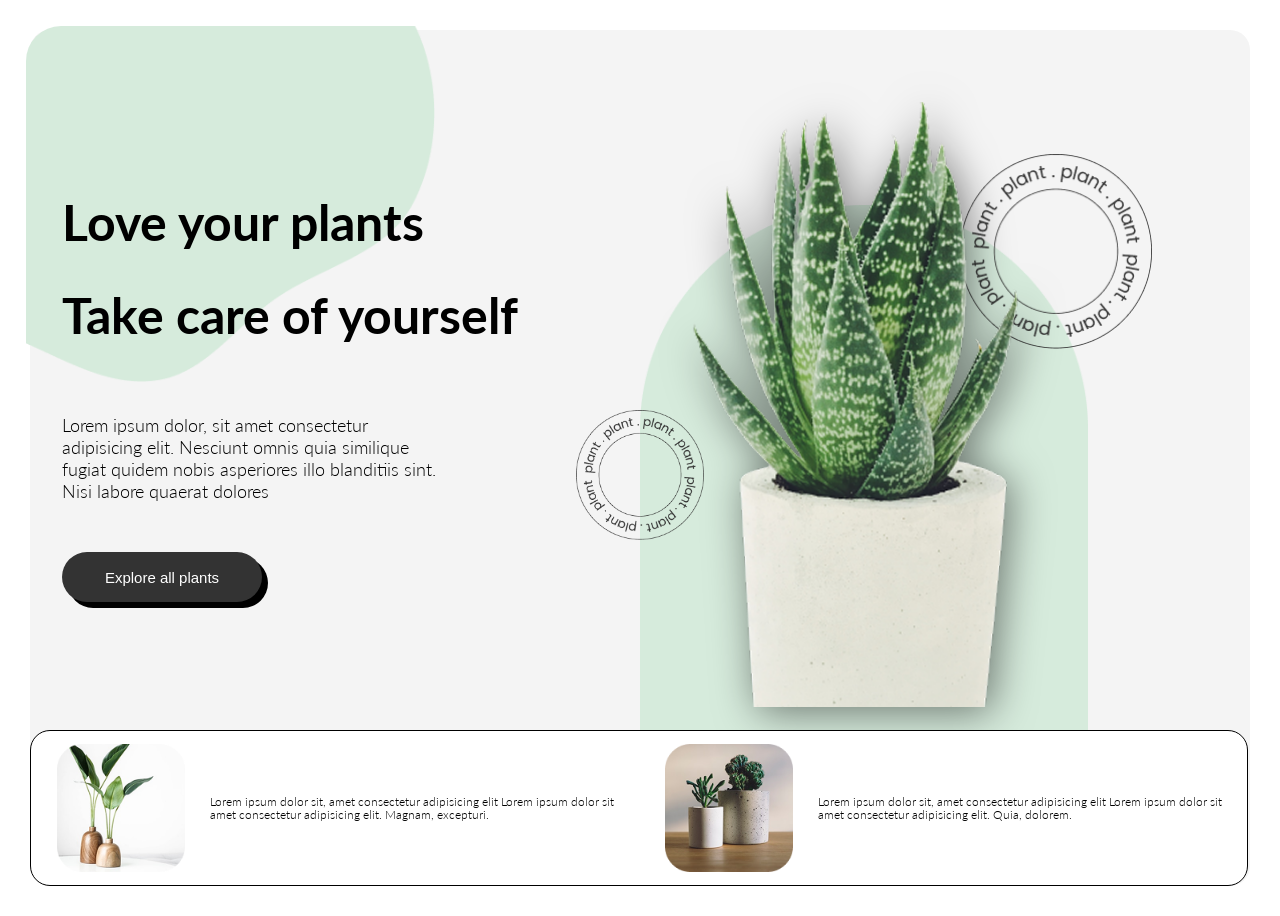
<file: page40/landing40.html>
<!DOCTYPE html>
<html lang="es">
<head>
    <meta charset="UTF-8">
    <meta name="viewport" content="width=device-width, initial-scale=1.0">
    <title>Document</title>
    <link rel="stylesheet" href="page_40.css">
    <link href="https://fonts.googleapis.com/css2?family=Lato:ital,wght@0,100;0,300;0,400;0,700;0,900;1,100;1,300;1,400;1,700;1,900&family=Open+Sans:ital,wght@0,300..800;1,300..800&family=Roboto+Mono:ital,wght@0,100..700;1,100..700&family=Roboto:ital,wght@0,100..900;1,100..900&display=swap" rel="stylesheet">
</head>
<body>

    <header>

    </header>

    <main>

        <div id="contenido">
            <div id="titulo">
                <h1>Love your plants</h1>
                <h1>Take care of yourself</h1>
            </div>
            <br>
            <div id="parrafo">
                <p>Lorem ipsum dolor, sit amet consectetur adipisicing elit. Nesciunt omnis quia similique fugiat quidem nobis asperiores illo blanditiis sint. Nisi labore quaerat dolores </p>
            </div>  
            
            <button id="boton">
                <a href="#">Explore all plants</a>
            </button>

            <img src="img/unsplash_T0inbt7nRME.png" alt="" id="imagen">

            <img src="img/Font circle (1).png" alt="" id="dog-paw">

            <img src="img/Font circle (1).png" alt="" id="asterisk">

            <img src="img/Shape bg.png" alt="" id="shape">

            <img src="img/Blob.png" alt="" id="blob">

            <div id="cards">
                <div id="card1" class="cardclass">
                    <img src="img/Rectangle 71.png" alt="">
                    <div class="cartas">
                        <p>Lorem ipsum dolor sit, amet consectetur adipisicing elit Lorem ipsum dolor sit amet consectetur adipisicing elit. Magnam, excepturi.</p>
                    </div>
                </div>
                <div id="card2" class="cardclass">
                    <img src="img/Rectangle 71 (1).png" alt="">
                    <div class="cartas">   
                        <p>Lorem ipsum dolor sit, amet consectetur adipisicing elit Lorem ipsum dolor sit amet consectetur adipisicing elit. Quia, dolorem.</p>
                    </div>
                </div>
            </div>
      
        </div>


    </main>

    <footer>


    </footer>
    
</body>
</html>
</file>
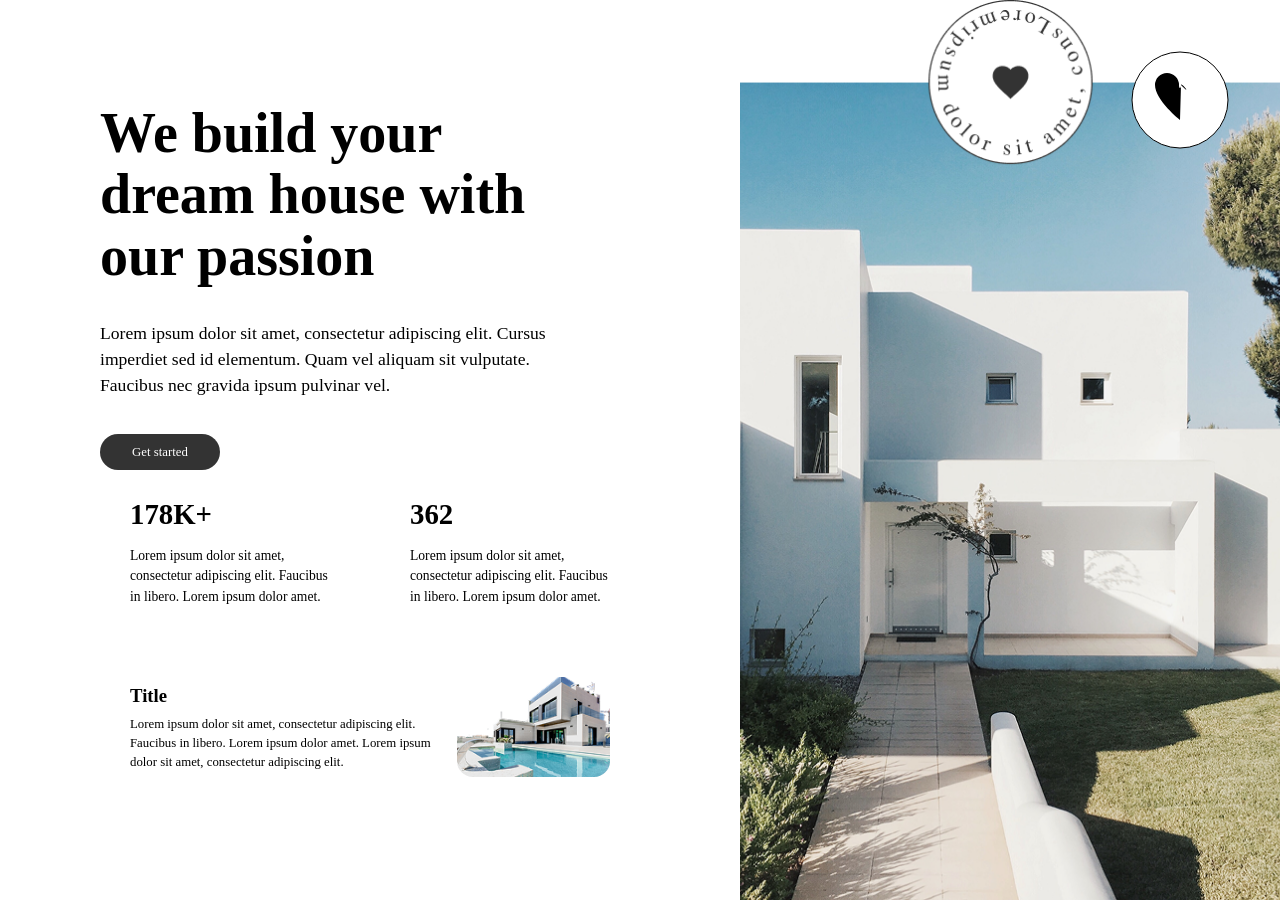
<file: page41/landing41.html>
<!DOCTYPE html>
<html lang="es">
<head>
    <meta charset="UTF-8">
    <meta name="viewport" content="width=device-width, initial-scale=1.0">
    <title>Page 41</title>
    <link href="https://fonts.googleapis.com/css2?family=Inter:wght@400;600;700&display=swap" rel="stylesheet">
    <link rel="stylesheet" href="page_41.css">
</head>
<body>

    <main class="main-container">
        <section class="content-side">
            <div class="header-text">
                <h1>We build your dream house with our passion</h1>
                <p class="description">
                    Lorem ipsum dolor sit amet, consectetur adipiscing elit. Cursus imperdiet sed id elementum. Quam vel aliquam sit vulputate. Faucibus nec gravida ipsum pulvinar vel.
                </p>
                <a href="#" class="btn-main">Get started</a>
            </div>

            <div class="stats-row">
                <div class="stat-card blue-card">
                    <h2>178K+</h2>
                    <p>Lorem ipsum dolor sit amet, consectetur adipiscing elit. Faucibus in libero. Lorem ipsum dolor amet.</p>
                </div>
                <div class="stat-card gray-card">
                    <h2>362</h2>
                    <p>Lorem ipsum dolor sit amet, consectetur adipiscing elit. Faucibus in libero. Lorem ipsum dolor amet.</p>
                </div>
            </div>

            <div class="wide-card">
                <div class="wide-info">
                    <h3>Title</h3>
                    <p>Lorem ipsum dolor sit amet, consectetur adipiscing elit. Faucibus in libero. Lorem ipsum dolor amet. Lorem ipsum dolor sit amet, consectetur adipiscing elit.</p>
                </div>
                <div class="wide-img">
                    <img src="img/unsplash_mR1CIDduGLc.png" alt="Modern house with pool">
                </div>
            </div>
        </section>

        <section class="image-side">
            <div class="badge-overlay">
                <img src="[data-uri]" alt="Badge">
            </div>
            <img src="img/Hero image.png" alt="Minimalist White Architecture" class="hero-img">
        </section>
    </main>

</body>
</html>
</file>
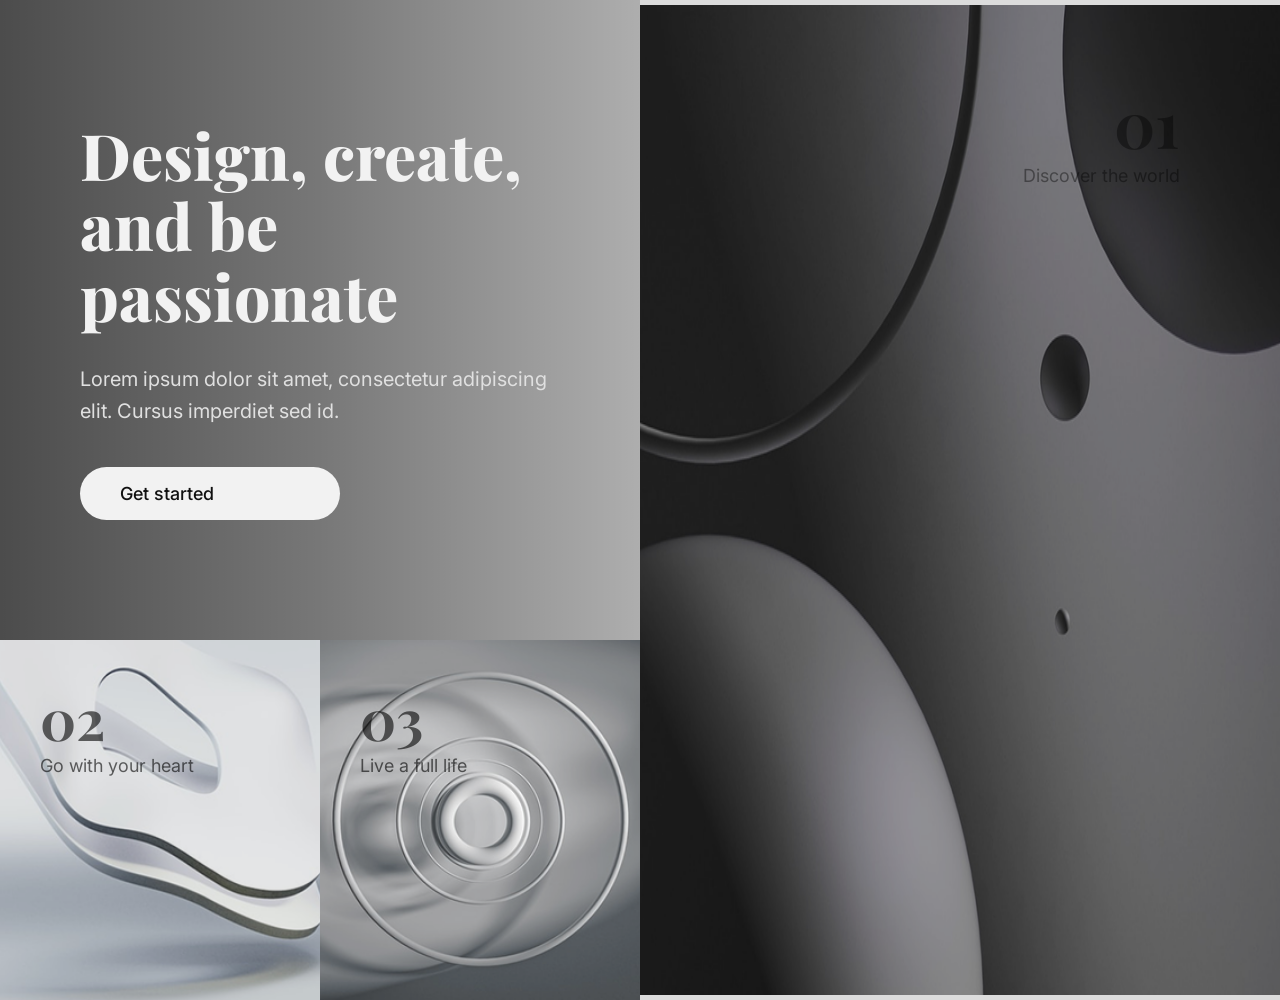
<file: page45/landing45.html>
<!DOCTYPE html>
<html lang="en">
<head>
  <meta charset="UTF-8" />
  <meta name="viewport" content="width=device-width, initial-scale=1.0" />
  <title>Design Landing</title>

  <link href="https://fonts.googleapis.com/css2?family=Playfair+Display:wght@600;700;800&family=Inter:wght@400;500&display=swap" rel="stylesheet">

  <link rel="stylesheet" href="page_45.css" />
</head>
<body>

  <main class="layout">

    <section class="left">

      <div class="hero">
        <h1>
          Design, create,<br>
          and be passionate
        </h1>

        <p>
          Lorem ipsum dolor sit amet, consectetur
          adipiscing elit. Cursus imperdiet sed id.
        </p>

        <a href="#" class="btn-primary">Get started</a>
      </div>

      <div class="bottom-grid">

        <div class="card card-02">
          <img src="img/Image bottom left - left.png" alt="Abstract shape">
          <div class="overlay">
            <span class="number">02</span>
            <span class="label">Go with your heart</span>
          </div>
        </div>

        <div class="card card-03">
          <img src="img/Image bottom left - right.png" alt="Circular abstract">
          <div class="overlay">
            <span class="number">03</span>
            <span class="label">Live a full life</span>
          </div>
        </div>

      </div>
    </section>

    <section class="right">
      <div class="top-label">
        <span class="number">01</span>
        <span class="label">Discover the world</span>
      </div>

      <div class="image-wrapper">
        <img src="img/Image left.png" alt="Mac illustration">
      </div>
    </section>

  </main>

</body>
</html>
</file>
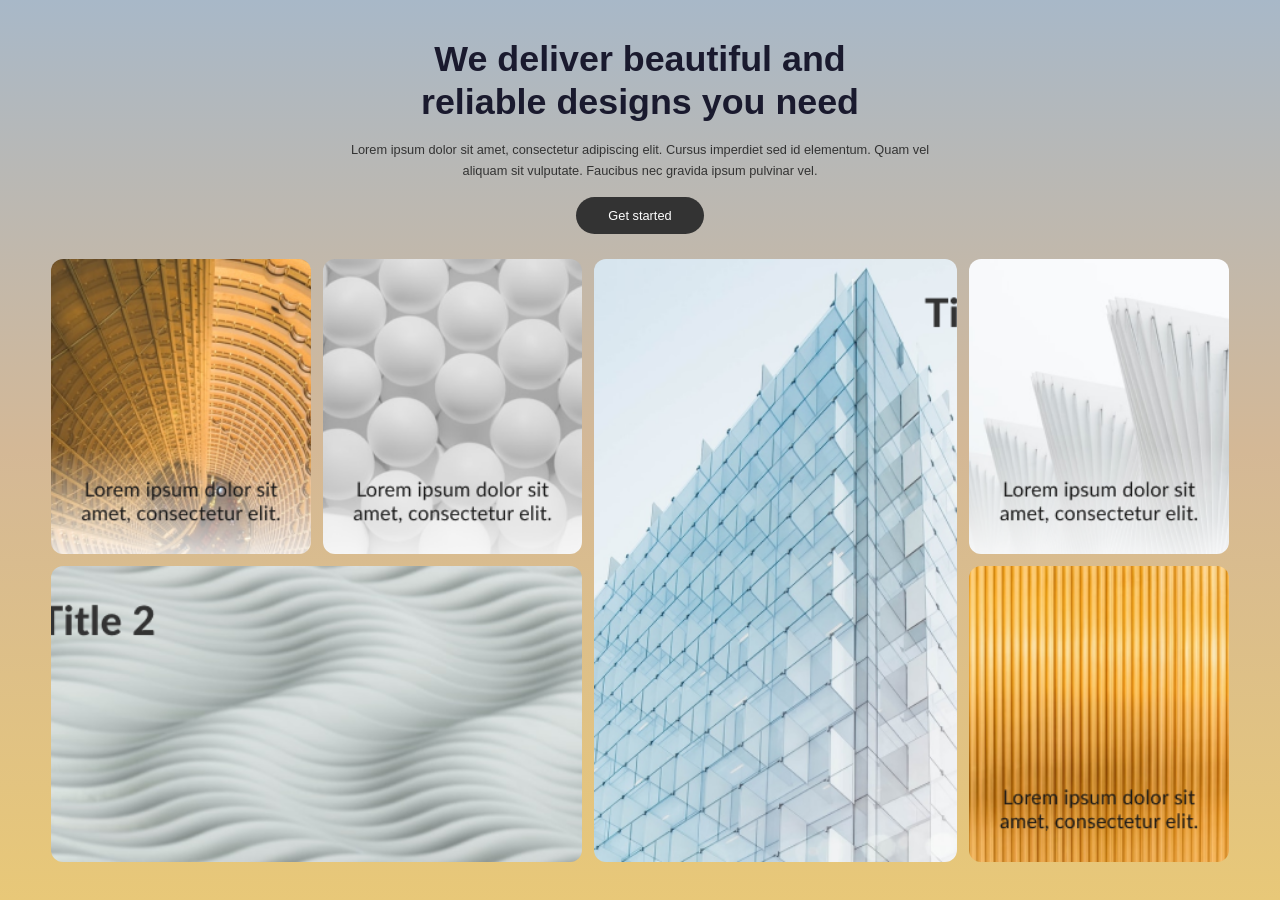
<file: page50/landing50.html>
<!DOCTYPE html>
<html lang="en">
<head>
    <meta charset="UTF-8">
    <meta name="viewport" content="width=device-width, initial-scale=1.0">
    <link rel="stylesheet" href="page_50.css">
    <title>We deliver beautiful designs</title>
</head>
<body>

    <main>

        <div class="texto">
            <h1>We deliver beautiful and <br> reliable designs you need</h1>
            <p>Lorem ipsum dolor sit amet, consectetur adipiscing elit. Cursus imperdiet sed id
            elementum. Quam vel aliquam sit vulputate. Faucibus nec gravida ipsum pulvinar vel.</p>
            <button>Get started</button>
        </div>

        <div class="galeria">
            <div class="tarjeta t1">
                <img src="img/img-1.png" alt="imagen1">
            </div>
            <div class="tarjeta t2">
                <img src="img/img-2.png" alt="imagen2">
            </div>
            <div class="tarjeta t3">
                <img src="img/img-4.png" alt="imagen3">
            </div>
            <div class="tarjeta t4">
                <img src="img/img-5.png" alt="imagen4">
            </div>
            <div class="tarjeta t5">
                <img src="img/img-3.png" alt="imagen5">
            </div>
            <div class="tarjeta t6">
                <img src="img/img-6.png" alt="imagen6">
            </div>
        </div>
        
    </main>

</body>
</html>
</file>
<file: styles.css>
body{
    font-family: Arial, sans-serif;
    background:#0d2d41;
    text-align:center;
}

.titulo{
    margin-top:40px;
}

.menu{
    width:80%;
    margin:auto;
    margin-top:40px;

    display:grid;
    grid-template-columns: repeat(5, 1fr);
    gap:25px;
}

.item{
    text-decoration:none;
    color:black;

    background:white;
    padding:20px;
    border-radius:10px;

    display:flex;
    flex-direction:column;
    align-items:center;

    transition:0.2s;
}

.item:hover{
    transform:scale(1.05);
    box-shadow:0 5px 15px rgba(0,0,0,0.2);
}

.item img{
    width:60px;
    height:60px;
    margin-bottom:10px;
}
</file>
<file: page10/page_10.css>
*, *::before, *::after { box-sizing: border-box; margin: 0; padding: 0; }

:root {
  --bg: #2a2a2a;
  --white: #ffffff;
  --text-muted: rgba(255,255,255,0.65);
  --pink: #fec3c7;
  --blue: #9ab7f3;
  --teal: #6bdfda;
}

body {
  font-family: 'DM Sans', sans-serif;
  background: var(--bg);
  color: var(--white);
  min-height: 100vh;
}

.page {
  max-width: 1000px;
  margin: 0 auto;
  padding: 48px 40px;
  display: grid;
  grid-template-columns: 1fr 1.6fr;
  gap: 56px;
  align-items: center;
  min-height: 100vh;
}

.left {
  display: flex;
  flex-direction: column;
  gap: 0;
}

.headline {
  font-family: 'Syne', sans-serif;
  font-size: clamp(2.8rem, 5vw, 3.6rem);
  font-weight: 800;
  line-height: 1.15;
  margin-bottom: 28px;
}

.headline .word-design { color: var(--pink); }
.headline .word-create { color: var(--blue); }
.headline .word-inspire { color: var(--teal); }

.desc {
  font-size: 0.88rem;
  color: var(--text-muted);
  line-height: 1.7;
  max-width: 300px;
  margin-bottom: 32px;
}

.btn-explore {
  display: inline-flex;
  align-items: center;
  padding: 12px 32px;
  background-color: white;
  color: black;
  font-family: 'DM Sans', sans-serif;
  font-size: 0.92rem;
  font-weight: 500;
  border: 1.5px solid rgba(253, 251, 251, 0.5);
  border-radius: 100px;
  text-decoration: none;
  width: fit-content;
  transition: background 0.2s, border-color 0.2s;
}

.btn-explore:hover {
  background: rgba(255,255,255,0.08);
  border-color: rgba(255,255,255,0.8);
}

.grid {
  display: grid;
  grid-template-columns: repeat(4, 1fr);
  gap: 10px;
}

.grid-item {
  border-radius: 18px;
  overflow: hidden;
  aspect-ratio: 1 / 1;
}

.grid-item img {
  width: 100%;
  height: 100%;
  object-fit: cover;
  display: block;
  transition: transform 0.35s ease;
}

.grid-item:hover img {
  transform: scale(1.07);
}

@media (max-width: 1024px) {

  .page {
    grid-template-columns: 1fr 1.2fr;
    gap: 40px;
    padding: 40px 32px;
  }

  .headline {
    font-size: clamp(2.4rem, 4vw, 3rem);
  }

  .grid {
    grid-template-columns: repeat(3, 1fr);
  }

}
@media (max-width: 768px) {

  .page {
    grid-template-columns: 1fr;
    gap: 48px;
    padding: 40px 24px;
  }

  .left {
    text-align: center;
    align-items: center;
  }

  .desc {
    max-width: 100%;
  }

  .grid {
    grid-template-columns: repeat(2, 1fr);
    gap: 12px;
  }

}
</file>
<file: page11/page_11.css>
*, *::before, *::after {
    box-sizing: border-box;
    margin: 0;
    padding: 0;
  }
  
  body {
    font-family: 'DM Sans', sans-serif;
    background-color: #ffffff;
    color: #1a1a1a;
    min-height: 100vh;
    padding: 40px 24px;
    max-width: 860px;
    margin: 0 auto;
  }
  

  .hero {
    display: flex;
    align-items: center;
    justify-content: space-between;
    gap: 32px;
    padding-bottom: 40px;
  }
  
  .hero__content {
    flex: 1;
    max-width: 380px;
  }
  
  .hero__title {
    font-family: 'DM Serif Display', serif;
    font-size: 2.6rem;
    font-weight: 400;
    line-height: 1.15;
    color: #111111;
    margin-bottom: 20px;
  }
  
  .hero__text {
    font-size: 0.95rem;
    line-height: 1.65;
    color: #444444;
    margin-bottom: 28px;
  }
  
  .hero__btn {
    display: inline-block;
    background-color: #111111;
    color: #ffffff;
    font-family: 'DM Sans', sans-serif;
    font-size: 0.9rem;
    font-weight: 500;
    padding: 12px 28px;
    border-radius: 50px;
    text-decoration: none;
    transition: background-color 0.2s ease;
  }
  
  .hero__btn:hover {
    background-color: #333333;
  }
  

  .hero__images {
    position: relative;
    flex-shrink: 0;
    width: 340px;
    height: 340px;
  }
  
  .img-arch {
    position: absolute;
    overflow: hidden;
    border-radius: 999px 999px 16px 16px;
  }
  
  .img-arch img {
    width: 100%;
    height: 100%;
    object-fit: cover;
  }
  
  
  .img-arch--back {
    width: 185px;
    height: 260px;
    top: 10px;
    left: 10px;
    z-index: 1;
    filter: grayscale(100%) brightness(0.55);
    box-shadow: 0 8px 24px rgba(0,0,0,0.18);
  }
 
  .img-arch--front {
    width: 185px;
    height: 280px;
    bottom: 0;
    right: 10px;
    z-index: 2;
    filter: grayscale(15%) brightness(1.05);
    box-shadow: 0 12px 36px rgba(0,0,0,0.14);
  }

  .cards {
    background-color: #222222;
    border-radius: 20px;
    display: grid;
    grid-template-columns: repeat(3, 1fr);
    gap: 0;
    padding: 36px 32px;
  }
  
  .card {
    padding: 0 24px 0 0;
  }
  
  .card:not(:last-child) {
    padding-right: 32px;
    margin-right: 0;
  }
  
  .card:not(:first-child) {
    padding-left: 32px;
  }
  
  .card__icon {
    display: block;
    font-size: 1.4rem;
    color: #888888;
    margin-bottom: 14px;
  }
  
  .card__title {
    font-family: 'DM Sans', sans-serif;
    font-size: 1.05rem;
    font-weight: 600;
    color: #ffffff;
    margin-bottom: 12px;
  }
  
  .card__text {
    font-size: 0.875rem;
    line-height: 1.6;
    color: #aaaaaa;
  }
 
  @media (max-width: 640px) {
    .hero {
      flex-direction: column;
      align-items: flex-start;
    }
  
    .hero__images {
      width: 100%;
      height: 260px;
    }
  
    .img-circle {
      width: 170px;
      height: 170px;
    }
  
    .img-rect {
      width: 170px;
      height: 220px;
    }
  
    .cards {
      grid-template-columns: 1fr;
      gap: 24px;
    }
  
    .card:not(:last-child) {
      border-right: none;
      padding-right: 0;
      padding-bottom: 24px;
    }
  
    .card:not(:first-child) {
      padding-left: 0;
    }
  }
</file>
<file: page12/page_12.css>
*, *::before, *::after {
    box-sizing: border-box;
    margin: 0;
    padding: 0;
  }
  
  body {
    font-family: 'Inter', sans-serif;
    background: #e8e8e6;
    min-height: 100vh;
    display: flex;
    align-items: center;
    justify-content: center;
    padding: 30px 20px;
  }
  
  .page {
    background: #ffffff;
    border-radius: 20px;
    width: 100%;
    max-width: 1020px;
    padding: 50px 50px 44px 56px;
    display: grid;
    grid-template-columns: 280px 1fr 260px;
    gap: 0;
    align-items: start;
    box-shadow: 0 10px 40px rgba(0,0,0,0.09);
    position: relative;
    overflow: hidden;
  }

  .col-left {
    display: flex;
    flex-direction: column;
    gap: 18px;
    position: relative;
    padding-right: 20px;
  }
  
  h1 {
    font-family: 'Syne', sans-serif;
    font-size: clamp(32px, 4vw, 52px);
    font-weight: 200;
    line-height: 1.05;
    color: #111111;
  }
  
  .col-left p {
    font-size: 14px;
    line-height: 1.75;
    color: #555555;
    max-width: 300px;
  }
  .btn {
    display: inline-block;
    background: #111111;
    color: #ffffff;
    font-family: 'Inter', sans-serif;
    font-size: 14px;
    font-weight: 500;
    text-decoration: none;
    padding: 12px 28px;
    border-radius: 50px;
  
  }
  
  .btn:hover {
    background: #333;
  }
  
  #spiral {
    height: 200px;
    width: 100px;
    position: absolute;
    right: 30px;
  }
  .spiral svg {
    width: 20vw;
    height: 45px;
    opacity: 0.7;
    position: absolute;
    
  }
  
  .col-center {
    position: relative;
    min-height: 560px;
    padding: 0 10px;
  }
  
  .waves {
    position: absolute;
    top: 0;
    left: 10px;
    z-index: 3;
    
  }
  .waves svg {
    width: 160px;
    height: auto;
    opacity: 0.65;
  }
  
  .img-center {
    position: absolute;
    top: 150px;
    left: 60%;
    transform: translateX(-20%);
    width: 200px;
    height: 270px;
    border-radius: 14px;
    overflow: hidden;
   
  }
  
  .img-center img {
    width: 100%;
    height: 100%;
    object-fit: cover;
    display: block;
  }
  
  .img-center:hover img {
    transform: scale(1.05);
  }

  .img-figure {
    position: absolute;
    bottom: 60px;
    right: 460px;
    width: 190px;
    height: 270px;
    border-radius: 14px;
    overflow: hidden;
    z-index: 2;
    box-shadow: 0 6px 20px rgba(0,0,0,0.12);
    top: 270px;
  }
  
  .img-figure img {
    position: absolute;
    width: 100%;
    height: 100%;
    object-fit: cover;
    display: block;
    z-index: 2;
  }
  
  .img-figure:hover img {
    transform: scale(1.05);
  }
  .estrella {
    position: absolute;
    width: 10vw;
    top: 10vw;
    right: 4.6vw;
    z-index: 3;
    
  }
  .estrella2 {
   position: absolute;
    width: 8vw;
    top: 26vw;
    right: 30vw;
    z-index: 3;
  }
  
  .avatar-row {
    position: absolute;
    
    top : 28vw;
    right: -25vw;
    display: flex;
    gap: 14px;
    align-items: flex-start;
    max-width: 32vw;
    z-index: 4;
  }
  
  .avatar {
    width: 46px;
    height: 46px;
    border-radius: 50%;
    overflow: hidden;
    flex-shrink: 0;
    border: 2px solid #eeeeee;
  }
  
  .avatar img {
    width: 100%;
    height: 100%;
    object-fit: cover;
    display: block;
  }
  
  .avatar-row  {
    position: absolute;
    left: 40vw;
    font-size: 13px;
    line-height: 1.65;
    color: #444444;
    top: 32vw;
  
  
  }
  
  .col-right {
    display: flex;
    flex-direction: column;
    align-items: flex-end;
    gap: 250px;
    padding-left: 30px;
  }
  
  .img-top-right {
    width: 80%;
    max-width: 230px;
    height: 280px;
    position: relative;
    left: -300px;
    border-radius: 16px;
    overflow: hidden;
    margin-top: -10px;
    box-shadow: 0 8px 24px rgba(0,0,0,0.12);
  
  }
  
  .img-top-right img {
    width: 100%;
    height: 100%;
    object-fit: cover;
    display: block;
    
  }
  
  .img-top-right:hover img {
    transform: scale(1.05);
  }
  
  .star-small {
    width: 90px;
    height: 90px;
    opacity: 0.75;
    animation: spin 20s linear infinite reverse;
    align-self: flex-end;
    margin-right: 10px;
  }
  
  .star-small svg {
    width: 100%;
    height: 100%;
  }
  
.star-compass {
    transform-origin: center;
  }

  @media (max-width: 780px) {
    .page {
      grid-template-columns: 1fr;
      padding: 32px 24px;
    }
  
    .col-center {
      min-height: 500px;
    }
  
    .col-right {
      flex-direction: row;
      flex-wrap: wrap;
      align-items: flex-start;
    }
  
    .img-top-right {
      max-width: 180px;
      height: 160px;
    }
  
    .avatar-row {
      position: relative;
      right: 0;
      bottom: 0;
      max-width: 100%;
    }
  }
  
  @media (max-width: 420px) {
    .page {
      padding: 24px 16px 32px;
    }
  
    h1 {
      font-size: 36px;
    }
  
    .col-center {
      min-height: 440px;
    }
  
    .img-center {
      width: 140px;
      height: 190px;
      top: 20px;
      left: 50%;
    }
  
    .img-figure {
      width: 130px;
      height: 185px;
      top: 170px;
      left: 2%;
    }
  
    .img-top-right {
      width: 140px;
      height: 175px;
    }
  
    .btn {
      padding: 11px 24px;
      font-size: 13px;
    }
  }
</file>
<file: page14/page_14.css>
*, *::before, *::after {
    box-sizing: border-box;
    margin: 0;
    padding: 0;
  }
  
  body {
    font-family: 'Nunito', sans-serif;
    background: #f0eeea;
    min-height: 100vh;
    display: flex;
    align-items: center;
    justify-content: center;
    padding: 30px 20px;
  }
  
  
  .page {
    display: grid;
    grid-template-columns: 1fr 1fr;  
    gap: 40px;
    width: 100%;
    max-width: 1100px;
    align-items: center;
  }
  
  
  .col-left {
    display: flex;
    flex-direction: column;
    gap: 22px;
  }
  
  h1 {
    font-size: clamp(1.6rem, 3.5vw, 2.8rem);
    font-weight: 900;
    line-height: 1.15;
    color: #2d1a0e;
  }
  
  .col-left p {
    font-size: clamp(0.8rem, 1.1vw, 0.95rem);
    line-height: 1.7;
    color: #666666;
    max-width: 360px;
  }
  
  .btn {
    display: inline-block;
    background: #f5d76e;
    color: #2d1a0e;
    font-family: 'Nunito', sans-serif;
    font-size: clamp(0.75rem, 1vw, 0.9rem);
    font-weight: 700;
    text-decoration: none;
    padding: 14px 28px;
    border-radius: 50px;
    width: fit-content;
  }
  
  .btn:hover {
    background: #e8c94e;
    transform: translateY(-2px);
  }
  
  .stats-card {
    background: #2d1a0e;
    border-radius: 16px;
    padding: 24px 28px;
    display: flex;
    gap: 30px;
    align-items: flex-start;
    flex-wrap: wrap;          
  }
  
  .stat {
    display: flex;
    flex-direction: column;
    gap: 6px;
  }
  
  .stat strong {
    font-size: clamp(1rem, 1.8vw, 1.4rem);
    font-weight: 800;
    color: #ffffff;
  }
  
  .stat-line {
    width: 24px;
    height: 2px;
    background: #f5d76e;
  }
  
  .stat span {
    font-size: clamp(0.65rem, 0.85vw, 0.75rem);
    line-height: 1.5;
    color: rgba(255,255,255,0.60);
  }
  
  
  .col-right {
    display: flex;
    justify-content: center;
    align-items: center;
  }
  
  .foto-derecha {
    width: 100%;
    max-width: 500px;
    height: auto;
    object-fit: contain;
  }
  
  
  @media (max-width: 768px) {
    .page {
      grid-template-columns: 1fr;   
      gap: 30px;
    }
  
    .col-right {
      order: -1;                    
    }
  
    .foto-derecha {
      max-width: 80%;
    }
  
    .stats-card {
      gap: 20px;
    }
  }
  
  
  @media (max-width: 480px) {
    body {
      padding: 20px 16px;
      align-items: flex-start;     
    }
  
    .page {
      gap: 24px;
    }
  
    h1 {
      font-size: clamp(1.4rem, 8vw, 2rem);
    }
  
    .col-left p {
      font-size: 0.9rem;
      max-width: 100%;
    }
  
    .foto-derecha {
      max-width: 100%;
    }
  
    .stats-card {
      padding: 18px 20px;
      gap: 16px;
    }
  
    .stat strong {
      font-size: 1.1rem;
    }
  }
</file>
<file: page15/page_15.css>
*, *::before, *::after {
  box-sizing: border-box;
  margin: 0;
  padding: 0;
}

html, body {
  background-color: var(--color-bg);
  color: var(--color-text);
  font-family: var(--font-body);
  min-height: 100vh;
}

.landing {
  max-width: 1500px;
  margin: 0 auto;
  padding: 56px 48px;
}

.hero {
  display: grid;
  grid-template-columns: 1fr 1.15fr 1fr;
  gap: 32px;
  align-items: start;
  min-height: 80vh;
}

.col {
  display: flex;
  flex-direction: column;
}

.col-left {
  gap: 24px;
  padding-top: 12px;
}

.col-center {
  align-items: center;
  justify-content: flex-start;
  gap: 0;
}

.col-right {
  gap: 20px;
  padding-top: 0;
}

.headline {
  position: relative;
  display: inline-block;
}

h1 {
  font-family: var(--font-display);
  font-size: clamp(3rem, 4.5vw, 4.2rem);
  font-weight: 400;
  line-height: 1.08;
  letter-spacing: -0.01em;
  color: var(--color-text);
}

.star {
  display: block;
  width: 46px;
  height: 46px;
  object-fit: contain;
}

.star-headline {
  position: absolute;
  top: 8px;
  right: -62px;
}

.body-text {
  font-family: var(--font-body);
  font-size: 0.88rem;
  font-weight: 300;
  line-height: 1.7;
  color: var(--color-muted);
  max-width: 280px;
}

.btn {
  display: inline-flex;
  align-items: center;
  justify-content: center;
  background-color: green;
  color: black;
  font-size: 0.85rem;
  font-weight: 400;
  letter-spacing: 0.02em;
  padding: 14px 32px;
  border-radius: 999px;
  text-decoration: none;
  width: fit-content;
  transition: opacity 0.2s ease;
}

.btn:hover {
  opacity: 0.85;
}

.pills-bottom {
  display: flex;
  gap: 12px;
  margin-top: 12px;
}

.pill {
  border-radius: 999px;
  overflow: hidden;
  flex-shrink: 0;
}

.pill img {
  display: block;
  width: 100%;
  height: 100%;
  object-fit: cover;
}

.pills-bottom .pill {
  width: 110px;
  height: 185px;
}

.center-image-wrap {
  position: relative;
  width: 320px;
  display: flex;
  align-items: flex-start;
  justify-content: center;
}

.circle-text {
  position: absolute;
  top: -18px;
  left: 50%;
  transform: translateX(-50%);
  width: 280px;
  height: 280px;
  z-index: 2;
  pointer-events: none;
}

.circle-text textPath {
  font-family: var(--font-body);
  font-size: 13px;
  font-weight: 300;
  letter-spacing: 0.18em;
  fill: var(--color-circle-text);
}

.oval-main {
  width: 260px;
  height: 450px;
  border-radius: 999px;
  overflow: hidden;
  margin-top: 40px;
  position: relative;
  z-index: 1;
}

.oval-main img {
  width: 100%;
  height: 100%;
  object-fit: cover;
  display: block;
}

.right-top {
  display: flex;
  gap: 12px;
  justify-content: flex-end;
  align-items: flex-start;
}

.pill-sm {
  width: 110px;
  height: 190px;
}

.star-right {
  margin-left: 8px;
  width: 42px;
  height: 42px;
}

.col-right .body-text {
  max-width: 260px;
}

.headline-right h2 {
  font-family: var(--font-display);
  font-size: clamp(2.8rem, 4.2vw, 4rem);
  font-weight: 400;
  line-height: 1.08;
  letter-spacing: -0.01em;
  color: var(--color-text);
  margin-top: 8px;
}

@media (max-width: 1024px) {
  .hero {
    grid-template-columns: 1fr 1fr;
    grid-template-rows: auto auto;
  }

  .col-center {
    grid-column: 1 / -1;
    order: -1;
    align-items: center;
  }

  .col-left,
  .col-right {
    grid-column: span 1;
  }

  .headline-right h2 {
    font-size: 3rem;
  }

  h1 {
    font-size: 3rem;
  }
}

@media (max-width: 700px) {
  .landing {
    padding: 36px 24px;
  }

  .hero {
    grid-template-columns: 1fr;
    gap: 40px;
  }

  .col-center {
    grid-column: 1;
  }

  .col-left,
  .col-right {
    grid-column: 1;
  }

  .center-image-wrap {
    width: 240px;
  }

  .oval-main {
    width: 200px;
    height: 340px;
  }

  .circle-text {
    width: 220px;
    height: 220px;
    top: -12px;
  }

  .star-headline {
    right: -52px;
    top: 4px;
  }

  h1,
  .headline-right h2 {
    font-size: 2.6rem;
  }

  .pills-bottom .pill,
  .pill-sm {
    width: 90px;
    height: 155px;
  }

  .right-top {
    justify-content: flex-start;
  }

  .col-right .body-text {
    max-width: 100%;
  }

  .body-text {
    max-width: 100%;
  }
}
</file>
<file: page22/page_22.css>
*::before, *::after {
  box-sizing: border-box;
  margin: 0;
  padding: 0;
}

body {
  font-family: 'Inter', sans-serif;
  background: #070324;         
  min-height: 90vh;
  display: flex;
  align-items: center;
  justify-content: center;
  padding: 30px 20px;
}


.page {
  background: #0d1b2a;         
  border-radius: 24px;
  width: 100%;
  max-width: 780px;
  padding: 36px 36px 30px;
  display: flex;
  flex-direction: column;
  gap: 28px;
  box-shadow: 0 20px 60px rgba(0,0,0,0.4);
}

.row-top {
  display: grid;
  grid-template-columns: 1fr 1fr;
  gap: 30px;
  align-items: start;
  
}

.hero-text {
  display: flex;
  flex-direction: column;
  gap: 16px;
  padding-top: 10px;
}

h1 {
  font-family: "Arial";
  font-size: clamp(18px, 6vw, 44px);
  font-weight: 600;
  line-height: 1.05;
  color: #ffffff;
  
}

.hero-text p {
  font-size: 13px;
  line-height: 1.7;
  color: rgba(197, 181, 181, 0.55);
  max-width: 280px;
}

.btn {
  display: inline-block;
  background: transparent;
  color: #000000;
  border: 1.5px solid rgba(244, 244, 244, 0.6);
  font-family: 'Inter', sans-serif;
  font-size: 14px;
  font-weight: 500;
  text-decoration: none;
  padding: 11px 28px;
  border-radius: 8px;
  width: fit-content;
  transition: background 0.2s, border-color 0.2s;
  background-color: white;
}

.btn:hover {
  background: rgba(233, 228, 228, 0.1);
  border-color: #ffffff;
}


.ovals-group {
  display: flex;
  gap: 12px;
  justify-content: flex-end;
  align-items: flex-start;
}


.oval {
  border-radius: 100px;      
  overflow: hidden;
  flex-shrink: 0;
}

.oval img {
  width: 100%;
  height: 100%;
  object-fit: cover;
  display: block;

}

.oval:hover img {
  transform: scale(1.05);
}

.ovals-group {
  display: flex;
  gap: 10px;
}

.oval-u {
  width: 180px;
  height: 260px;
  overflow: cover; 
  margin-top: -35px;        


  border-radius: 200px 200px 9 0;
            
}

.oval-u img {
  width: 100%;
  height: 100%;
  object-fit: cover;
  display: block;
}


.row-mid {
  display: grid;
  grid-template-columns: 1.1fr 1fr;
  gap: 20px;
  align-items: start;
}


.wide-img {
  border-radius: 14px;
  overflow: hidden;
  height: 180px;
}

.wide-img img {
  width: 100%;
  height: 100%;
  object-fit: cover;
  display: block;

}

.wide-img:hover img {
  transform: scale(1.04);
}


.numbered-list {
  display: flex;
  flex-direction: column;
  gap: 16px;
  padding-top: 4px;
}


.short-line {
  width: 28px;
  height: 2px;
  background: rgba(255,255,255,0.5);
  margin-bottom: 4px;
}


.list-item {
  display: flex;
  flex-direction: column;
  gap: 4px;
}


.num {
  font-family: 'Syne', sans-serif;
  font-size: 18px;
  font-weight: 700;
  color: #ffffff;
}


.list-item p {
  font-size: 12px;
  line-height: 1.6;
  color: rgba(255,255,255,0.50);
}


.row-bottom {
  display: grid;
  grid-template-columns: repeat(3, 1fr);
  gap: 12px;
}


.gallery-item {
  border-radius: 14px;
  overflow: hidden;
  aspect-ratio: 4/3;           
}

.gallery-item img {
  width: 100%;
  height: 100%;
  object-fit: cover;
  display: block;

}

.gallery-item:hover img {
  transform: scale(1.06);
  filter: brightness(1.1);
}


@media (max-width: 560px) {
  .page { padding: 24px 20px; }

  .row-top {
    grid-template-columns: 1fr;
  }

  .ovals-group {
    justify-content: flex-start;
  }

  .row-mid {
    grid-template-columns: 1fr;
  }

  .row-bottom {
    grid-template-columns: repeat(2, 1fr);
  }

  .gallery-item:last-child {
    grid-column: span 2;
  }
}
</file>
<file: page3/page_3.css>
.simple {
  padding: 80px 60px;
}


.simple-header {
  display: grid;
  grid-template-columns: 1.5fr 1fr;
  align-items: start;
  margin-bottom: 60px;
}

.simple-header h2 {
  font-size: 56px;
  font-weight: 700;
}

.simple-text p {
  color: #666;
  margin-bottom: 20px;
  line-height: 1.6;
}

.simple-text button {
  padding: 12px 28px;
  border: none;
  background: #111;
  color: #fff;
  border-radius: 30px;
  cursor: pointer;
}

.simple-text button:hover {
  background: #333;
}


.simple-image img {
  width: 100%;
  height: auto;
  object-fit: cover;
  border-radius: 12px;
}

@media (max-width: 768px) {
  .simple-header {
    grid-template-columns: 1fr;
    text-align: center;
  }

  .simple-header h2 {
    font-size: 36px;
  }

  .simple-text button {
    margin-top: 20px;
  }
}
</file>
<file: page33/stylepage33.css>
* {
  margin: 0;
  padding: 0;
  box-sizing: border-box;
}

html, body {
  height: 100%;
}

body {
  font-family: "Inter", Arial, sans-serif;
  background: #ffffff;
  color: #2b2b2b;
}

.pagina {
  min-height: 100vh;
}

.hero {
  min-height: 100vh;
  padding: 70px 0 60px;
}

.container {
  width: 100%;
  max-width: 1650px;
  margin: 0 auto;
  padding: 0 70px;
  display: grid;
  grid-template-columns: 1.05fr 0.95fr;
  gap: 70px;
  align-items: start;
}

.titulo {
  font-size: 74px;
  font-weight: 500;
  line-height: 1.05;
  letter-spacing: 0.01em;
  margin-bottom: 18px;
}

.texto {
  font-size: 18px;
  line-height: 1.65;
  color: rgba(43, 43, 43, 0.75);
  max-width: 520px;
  margin-bottom: 26px;
}

.boton {
  display: block;
  background: #2f2f2f;
  color: #fff;
  width: 22vh;
  height: 6vh;
  text-decoration: none;
  padding: 14px 34px;
  border-radius: 999px;
  font-weight: 200;
  margin-bottom: 28px;
  padding-left: 45px;
  font-size: 1.9vh;
}

.sellos {
  display: flex;
  padding-bottom: -20%;
  gap: 18px;
  margin-top: 100px;
  margin-bottom: 34px;
}

.sello {
  width: 200px;
  height: 170px;
  object-fit: contain;
  display: block;
}

.info-box {
  width: 600px;
  height: 130px;
  max-width: 100%;
  border: 2px solid rgba(25, 25, 25, 0.45);
  border-radius: 22px;
  padding: 18px 20px;;
  display: grid;
  grid-template-columns: 1fr 1fr;
  gap: 24px;
  margin-left: 25px;
}

.info-title {
  font-weight: 600;
  font-size: 20px;
  margin-bottom: 6px;
}

.info-text {
  font-size: 16px;
  line-height: 1.4;
  color: rgba(43, 43, 43, 0.7);
  max-width: 210px;
}

.der {
  display: flex;
  justify-content: flex-end;
}

.grid-fotos {
    width: 100%;
    max-width: 620px;
    display: grid;
    grid-template-columns: 1fr 1fr;
    gap: clamp(10px, 2vw, 26px);
    align-items: start;
}

.foto {
    width: 100%;
    object-fit: cover;
    border-radius: 40px;
    border: 1px solid rgba(25, 25, 25, 0.45);
    display: block;
}


.foto-a,
.foto-b,
.foto-c,
.foto-d {
    height: auto;
    aspect-ratio: 3 / 4;    
}

.foto-b,
.foto-d {
    position: relative;
    top: clamp(20px, 5vw, 100px);
}


@media (max-width: 1100px) {
    .container {
        grid-template-columns: 1fr;   
        padding: 0 5%;
        gap: 40px;
    }

    .der {
        justify-content: flex-start;
    }

    .grid-fotos {
        max-width: 100%;
    }

    .foto-a,
    .foto-c {
        top: clamp(15px, 4vw, 60px);
    }
}


@media (max-width: 520px) {
    .container {
        grid-template-columns: 1fr;   
        padding: 0 4%;
        gap: 24px;
    }

    .titulo {
        font-size: clamp(2rem, 10vw, 2.8rem);
    }

    .texto {
        font-size: 0.95rem;
    }

    .der {
        justify-content: center;
    }

    .grid-fotos {
        width: 100%;
        max-width: 100%;
        grid-template-columns: 1fr 1fr;   
        gap: 10px;
    }

    .foto-a,
    .foto-b,
    .foto-c,
    .foto-d {
        aspect-ratio: 1 / 1;
        position: static;              
    }

    .foto-a,
    .foto-c {
        margin-top: 15px;
    }

    .info-box {
        grid-template-columns: 1fr;
        height: auto;
        width: 100%;
        margin-left: 0;
    }

    .sellos {
        gap: 10px;
        margin-top: 6%;
    }

    .sello {
        width: clamp(70px, 22vw, 120px);
        height: auto;
    }
}
</file>
<file: page38/page_38.css>
* {
    margin: 0;
    padding: 0;
    box-sizing: border-box;
}

main {
    width: 100%;
    height: auto;
    background-color: #ffffff;
    background-size: cover;
    background-position: center;
}

#contenido{
    background-color: #f2f2f2;
    width: 50vw;
    height: auto;
    border-radius: 0 0 100px 0;
    display: flex;
    flex-direction: column;
    justify-content: center;
    color: rgb(0, 0, 0);
}

#titulo{
    margin-top: 50px;
}


#parrafo{
    width: 30vw;
    color: black;
    margin-left: 50px;
    font-family: "Lato", sans-serif;
    font-weight: 500;
    font-style: normal;
    font-size: clamp(10px, 1vw, 24px);
    margin: 25px 0px 25px 50px;
}

b{
    color: #437223;
}

#contenido_2{
    margin-top: 2vw;
}

#imagen{
    width: 40vw;
    position: absolute;
    right: 13vw;
    top: 2.5vw;
    z-index: 1;
}


#dog-paw2{
    width: 8vw;
    position: absolute;
    right: 2.5vw;
    top: 2.5vw;
    z-index: 0;
}


#titulo{
    width: 50vw;
    font-size: clamp(10px, 3vw, 30px);
    margin-left: 50px;
    font-family: "Lato", sans-serif;
    font-weight: 100;
    font-style: normal;
}

#cardcitas{
    display: flex;
    font-family: sans-serif;
    width: 35vw;
    justify-content: center;
}

.citas{
    width: 10vw;
    padding: 0 1.5vw;
}

.citas h3{
    border-bottom: 3px solid #4d4d4d;
    width: 3vw;
    padding-bottom: 0.5vw;
    margin-bottom: 0.5vw;
}

#boton{
    background-color: #437223;
    width: 200px;
    height: 50px;
    border: none;
    border-radius: 25px;
    margin-left: 50px;
    margin-top: 20px;
    margin-bottom: 50px;
}

a{
    text-decoration: none;
    color: rgb(255, 255, 255);
    font-size: 15px;
    width: 100px;
}

#boton:hover{
    color: #ffffff;
    background-color: rgb(72, 72, 72);
    transition: all 0.5s ease;

}

#cards {
    background-color: #ffffff;
    color: rgb(0, 0, 0);
    width: 95vw;
    position: absolute;
    margin: 0vw 2vw;
    border-radius: 20px;
    display: flex;
    justify-content: space-between;
}

#cards p{
    font-family: "Lato", sans-serif;
    font-weight: 500;
    font-style: normal;
    font-size: max(0.9vw, 5px);
}

#cards h4{
    font-family: "Lato", sans-serif;
    font-weight: 100;
    font-style: normal;
    font-size: max(1.5vw, 10px);
}


.cardclass{
    padding: 20px 20px;
    margin: 2vw 10px;
    border-radius: 20px;
    display: flex;
    align-items: center;
    width: 33%;
    border: solid 2px #000000;
}

.cardclass img{
    width: 10vw;
}

.cartas{
    padding: 20px;
}

footer{ 
    height: 100px;

}
@media (max-width: 1024px) {

    #contenido {
      width: 100%;
      border-radius: 0 0 60px 0;
      padding-bottom: 40px;
    }
  
    #titulo {
      width: 100%;
      margin-left: 30px;
    }
  
    #parrafo {
      width: 80%;
      margin-left: 30px;
    }
  
    #cardcitas {
      width: 90%;
      justify-content: space-around;
    }
  
    .citas {
      width: auto;
    }
  
    #imagen {
      position: relative;
      width: 60%;
      right: auto;
      top: auto;
      display: block;
      margin: 40px auto 0 auto;
    }
  
    #dog-paw2 {
      display: none;
    }
  
    #cards {
      position: relative;
      width: 95%;
      margin: 40px auto;
      flex-wrap: wrap;
      gap: 20px;
    }
  
    .cardclass {
      width: 48%;
    }
  
  }
  @media (max-width: 768px) {

    #contenido {
      padding: 20px 0;
    }
  
    #titulo {
      margin-left: 20px;
      font-size: clamp(18px, 5vw, 26px);
    }
  
    #parrafo {
      width: 85%;
      margin-left: 20px;
      font-size: 14px;
    }
  
    #cardcitas {
      flex-direction: column;
      align-items: flex-start;
      margin-left: 20px;
      gap: 15px;
    }
  
    .citas h3 {
      width: auto;
    }
  
    #boton {
      margin-left: 20px;
    }
  
    #imagen {
      width: 80%;
    }
  
    #cards {
      flex-direction: column;
      align-items: center;
    }
  
    .cardclass {
      width: 90%;
      flex-direction: column;
      text-align: center;
    }
  
    .cardclass img {
      width: 120px;
      margin-bottom: 15px;
    }
  
    .cartas {
      padding: 10px;
    }
  
  }
  
  /* Small Mobile */
  @media (max-width: 480px) {
  
    #titulo {
      font-size: 20px;
    }
  
    #parrafo {
      font-size: 13px;
    }
  
    #boton {
      width: 160px;
      height: 45px;
    }
  
    a {
      font-size: 14px;
    }
  
  }
</file>
<file: page4/page_4.css>
body{
  font-family: Arial, Helvetica, sans-serif;
  margin: 0;
  padding: 0;
}

.caja {
  display: grid;
  grid-template-columns: 1fr 1fr;
  gap: 80px;
  padding: 50px 50px 0px 0px;
  align-items: center;

}


.foto img {
  position: absolute;
  top: 3vw;
  width: 45vw;
  height: 46vw;
  object-fit: cover;
}


.contenido h2 {
  font-size: 4vw;
  margin-bottom: 20px;
}

.intro {
  color: #000000;
  line-height: 1.7;
  margin-bottom: 30px;
  font-size: 1.2vw;
}

.contenido button {
  padding: 12px 32px;
  border: none;
  background: #111;
  color: white;
  border-radius: 30px;
  cursor: pointer;
  margin-bottom: 50px;
}

.contenido button:hover {
  background: #333;
}

.features {
  display: flex;
  flex-direction: column;
  gap: 30px;
}

.feature {
  display: flex;
  gap: 20px;
}

.feature p{
  font-size: 1vw;
}

.feature span {
  font-size: 24px;
  color: #3f3e3e;
  font-weight: 600;
}

.feature p {
  color: #434343;
  line-height: 1.6;
}

@media (min-width: 1200px){

  .caja {

    height: 45vw;
    object-fit: cover;
  }

  .contenido h2 {
    font-size: 4vw;
  }

  .intro {
    font-size: 1.5vw;
  }

  .feature p {
    font-size: 1.1vw;
  }
} 

@media (max-width: 768px) {
  .caja {
    grid-template-columns: 1fr;
    padding: 20px;
  }

  .intro{
    font-size: 2.5vw;
  }

  .foto img {
    width: 100%;
    height: auto;
    position: static;
  }

  .contenido h2 {
    font-size: 28px;
  }

  .feature p {
    font-size: 14px;
  }
}
</file>
<file: page40/page_40.css>
body {
    margin: 0;
    padding: 30px 30px;
    box-sizing: border-box;
}

main {
    width: 100%;
    height: auto;
    background-color: #f4f4f4;
    background-size: cover;
    background-position: center;
    border-radius: 20px;
}

#contenido{
    height: auto;
    display: flex;
    flex-direction: column;
    color: white;
}

#parrafo{
    margin-left: 2.5vw;
    color: black;
    width: 30vw;
    font-family: "Lato", sans-serif;
    font-weight: 300;
    font-style: normal;
    font-size: 1.4vw;
    z-index: 1;
}

#imagen{
    width: 27vw;
    position: absolute;
    right: 19vw;
    top: 8vw;
    z-index: 3;
    filter: drop-shadow(5px 5px 20px rgba(0,0,0,0.5));
}

#dog-paw{
    width: 10vw;
    position: absolute;
    right: 45vw;
    top: 32vw;
    z-index: 2;
}

#asterisk{
    width: 15vw;
    position: absolute;
    right: 10vw;
    top: 12vw;
    z-index: 2;
}

#shape{
    width: 35vw;
    position: absolute;
    right: 15vw;
    top: 16vw;
    z-index: 1;

}

#blob{
    width: 32vw;
    position: absolute;
    top: 2vw;
    border-top-left-radius: 35px;
    left: 2vw;
    z-index: 0;
}

#font{
    position: absolute;
    right: 45%;
    top: 20px;
    z-index: 0;
}

#titulo{
    margin-top: 10vw;
    margin-left: 2.5vw;
    width: 50vw;
    color: black;
    font-size: clamp(5px, 2vw, 25px);
    font-family: "Lato", sans-serif;
    font-weight: 100;
    z-index: 1;
    font-style: normal;
}

#boton{
    margin-top: 2.5vw;
    margin-left: 2.5vw;
    background-color: #333333;
    width: 200px;
    height: 50px;
    border: none;
    border-radius: 25px;
    box-shadow: 6px 6px 0 0 black;
}

a{
    text-decoration: none;
    color: rgb(255, 255, 255);
    font-size: 15px;
    width: 100px;
}

#boton:hover{
    color: #ffffff;
    background-color: rgb(72, 72, 72);
    width: 152px;
    height: 52px;

}

#cards {
    margin-top: 10vw;
    background-color: #ffffff;
    color: black;
    width: 95vw;
    height: auto;
    border-radius: 20px;
    display: flex;
    justify-content: center;
    z-index: 3;
    border: solid 1px black;
}

#cards p{
    font-family: "Lato", sans-serif;
    font-weight: 300;
    font-style: normal;
    font-size: max(0.9vw, 5px);
}


.cardclass{
    display: flex;
    align-items: center;
    width: 50vw;
}

.cardclass img{
    width: 10vw;
    padding: 1vw 2vw;
}


@media (max-width: 1024px) {

    #titulo {
      width: 80%;
      margin-top: 12vw;
      font-size: clamp(16px, 3vw, 22px);
    }
  
    #parrafo {
      width: 70%;
      font-size: 16px;
    }
  
    #imagen {
      position: relative;
      width: 60%;
      right: auto;
      top: auto;
      display: block;
      margin: 40px auto;
    }
  
    #dog-paw,
    #asterisk,
    #shape {
      display: none;
    }
  
    #blob {
      width: 60%;
      position: relative;
      left: auto;
      top: auto;
      display: block;
      margin: 0 auto;
    }
  
    #cards {
      flex-direction: column;
      align-items: center;
      width: 90%;
      margin: 60px auto 0 auto;
    }
  
    .cardclass {
      width: 100%;
      justify-content: center;
      padding: 20px;
    }
  
    .cardclass img {
      width: 120px;
    }
  
  }

  @media (max-width: 768px) {

    body {
      padding: 20px;
    }
  
    #titulo {
      width: 90%;
      margin-left: 5%;
      margin-top: 60px;
      font-size: 20px;
    }
  
    #parrafo {
      width: 90%;
      margin-left: 5%;
      font-size: 14px;
    }
  
    #boton {
      margin-left: 5%;
      width: 180px;
      height: 45px;
    }
  
    #cards {
      margin-top: 40px;
    }
  
    .cardclass {
      flex-direction: column;
      text-align: center;
    }
  
    .cardclass img {
      width: 100px;
      padding: 10px 0;
    }
  
  }
  @media (max-width: 480px) {

    #titulo {
      font-size: 18px;
    }
  
    #parrafo {
      font-size: 13px;
    }
  
    #boton {
      width: 160px;
      height: 42px;
    }
  
    a {
      font-size: 14px;
    }
}
</file>
<file: page41/page_41.css>
* {
    margin: 0;
    padding: 0;
    box-sizing: border-box;
}

body {
    font-family: var(--font-main);
    color: var(--text-main);
    background-color: var(--white);
    line-height: 1.5;
}

.main-container {
    display: flex;
    min-height: 100vh;
}

.content-side {
    flex: 1;
    padding: 80px 100px;
    display: flex;
    flex-direction: column;
    justify-content: center;
}

.image-side {
    flex: 1;
    position: relative;
    overflow: hidden;
}

.hero-img {
    width: 100%;
    height: 100%;
    object-fit: cover;
}

h1 {
    font-size: 3.5rem;
    font-weight: 700;
    margin-bottom: 2rem;
    max-width: 500px;
    line-height: 1.1;
}

.description {
    color: var(--text-muted);
    font-size: 1.1rem;
    margin-bottom: 2.5rem;
    max-width: 450px;
}

.btn-main {
    background-color: #333333;
    color: #FFFFFF;
    border: none;
    padding: 11px 32px;
    border-radius: 50px;
    font-size: clamp(0.8rem, 1vw, 0.9rem);
    cursor: pointer;
    text-decoration: none;
}

.stats-row {
    display: flex;
    gap: 20px;
    margin-bottom: 20px;
}

.stat-card {
    flex: 1;
    padding: 30px;
    border-radius: 24px;
}

.stat-card h2 {
    font-size: 1.8rem;
    margin-bottom: 10px;
}

.stat-card p {
    font-size: 0.85rem;
    color: var(--text-muted);
}

.blue-card { background-color: var(--card-blue);
border: 6px; }
.gray-card { background-color: var(--card-gray);
border: 6px; }

.wide-card {
    background-color: var(--card-gray);
    border-radius: 24px;
    border: black;
    display: flex;
    padding: 20px 30px;
    align-items: center;
    gap: 20px;
}

.wide-info { flex: 2; }
.wide-info h3 { margin-bottom: 5px; }
.wide-info p { font-size: 0.8rem; color: var(--text-muted); }

.wide-img {
    flex: 1;
    height: 100px;
}

.wide-img img {
    width: 100%;
    height: 100%;
    border-radius: 16px;
    object-fit: cover;
}

.badge-overlay {
    position: absolute;
    top: 50px;
    right: 50px;
    width: 100px;
    z-index: 10;
}

@media (max-width: 1024px) {
    .main-container { flex-direction: column; }
    .content-side { padding: 40px 20px; }
    .image-side { height: 400px; order: -1; }
    h1 { font-size: 2.5rem; }
}

@media (max-width: 768px) {
    .main-container {
        flex-direction: column;
    }

    .image-side {
        order: -1;
        height: 300px; 
    }

    .content-side {
        padding: 30px 20px;
    }

    h1 {
        font-size: 2rem;
        margin-bottom: 1rem;
    }

    .stats-row {
        flex-direction: column;
        gap: 15px;
    }

    .wide-card {
        flex-direction: column;
        text-align: center;
    }

    .wide-img {
        width: 100%;
        height: 120px;
    }
}
</file>
<file: page45/page_45.css>
* {
    margin: 0;
    padding: 0;
    box-sizing: border-box;
  }
  
  body {
    font-family: 'Inter', sans-serif;
    background: #d9d9d9;
    color: #111;
  }
  
 
  .layout {
    display: grid;
    grid-template-columns: 1fr 1fr;
    min-height: 100vh;
  }
  
 
  .left {
    display: flex;
    flex-direction: column;
  }
  
  .hero {
    flex: 1;
    background-image: url("https://via.placeholder.com/900x900");
    background-size: cover;
    background-position: center;
    padding: 120px 80px;
    display: flex;
    flex-direction: column;
    justify-content: center;
    color: #f2f2f2;
    position: relative;
  }
  
  .hero::after {
    content: "";
    position: absolute;
    inset: 0;
    background: linear-gradient(
      90deg,
      rgba(0,0,0,0.65) 0%,
      rgba(0,0,0,0.45) 50%,
      rgba(0,0,0,0.2) 100%
    );
  }
  
  .hero h1,
  .hero p,
  .hero a {
    position: relative;
    z-index: 2;
  }
  
  .hero h1 {
    font-family: 'Playfair Display', serif;
    font-size: 64px;
    font-weight: 800;
    line-height: 1.1;
    margin-bottom: 32px;
  }
  
  .hero p {
    font-size: 20px;
    color: #e0e0e0;
    max-width: 500px;
    margin-bottom: 40px;
    line-height: 1.6;
  }
  

  .btn-primary {
    display: inline-block;
    background: #f2f2f2;
    color: #111;
    width: 260px;
    padding: 16px 40px;
    border-radius: 40px;
    font-size: 18px;
    text-decoration: none;
    font-weight: 500;
    transition: 0.3s ease;
  }
  
  .btn-primary:hover {
    background: #ffffff;
  }
  

  .bottom-grid {
    display: grid;
    grid-template-columns: 1fr 1fr;
    height: 40vh;
  }
  
  .card {
    position: relative;
    overflow: hidden;
  }
  
  .card img {
    width: 100%;
    height: 100%;
    object-fit: cover;
  }
  
  .overlay {
    position: absolute;
    top: 40px;
    left: 40px;
    color: rgba(0,0,0,0.6);
  }
  
  .overlay .number {
    font-family: 'Playfair Display', serif;
    font-size: 56px;
    font-weight: 700;
    display: block;
  }
  
  .overlay .label {
    font-size: 18px;
  }
  

  .right {
    position: relative;
    background: #dcdcdc;
    display: flex;
    justify-content: center;
    align-items: center;
  }
  
  .image-wrapper {
    width: 115%;
    height: 99%;
  }
  
  .image-wrapper img {
    width: 100%;
    height: 100%;
  }
  
  .top-label {
    position: absolute;
    top: 80px;
    right: 100px;
    text-align: right;
    color: rgba(0,0,0,0.4);
  }
  
  .top-label .number {
    font-family: 'Playfair Display', serif;
    font-size: 64px;
    font-weight: 700;
    display: block;
  }
  
  .top-label .label {
    font-size: 18px;
  }

  @media (max-width: 1200px) {
    .hero {
      padding: 80px 60px;
    }
  
    .hero h1 {
      font-size: 48px;
    }
  
    .image-wrapper {
      width: 85%;
    }
  }
  
  @media (max-width: 992px) {
    .layout {
      grid-template-columns: 1fr;
    }
  
    .bottom-grid {
      height: 300px;
    }
  
    .right {
      padding: 80px 0;
    }
  
    .top-label {
      right: 40px;
      top: 40px;
    }
  }
  
  @media (max-width: 600px) {
    .hero {
      padding: 60px 30px;
    }
  
    .hero h1 {
      font-size: 36px;
    }
  
    .hero p {
      font-size: 16px;
    }
  
    .bottom-grid {
      grid-template-columns: 1fr;
      height: auto;
    }
  
    .overlay {
      top: 20px;
      left: 20px;
    }
  
    .top-label {
      right: 20px;
    }
  }
</file>
<file: page50/page_50.css>
* {
    margin: 0;
    padding: 0;
    box-sizing: border-box;
}

html, body {
    height: 100%;
    overflow: hidden;
}

body {
    font-family: sans-serif;
}

main {
    width: 100%;
    height: 100%;
    background: linear-gradient(to bottom,#a8b8c8 0%, #d4b896 50%,#e8c878 100%);
    display: flex;
    flex-direction: column;
    padding: 3% 4%;
    gap: 3%;
}

.texto {
    display: flex;
    flex-direction: column;
    align-items: center;
    text-align: center;
    gap: 16px;
}

h1 {
    font-size: clamp(1.5rem, 2.8vw, 2.5rem);
    font-weight: 800;
    color: #1a1a2e;
    line-height: 1.2;
}

p {
    font-size: clamp(0.75rem, 1vw, 0.9rem);
    color: #333;
    line-height: 1.6;
    max-width: 600px;
}

button {
    background-color: #333333;
    color: #FFFFFF;
    border: none;
    padding: 11px 32px;
    border-radius: 50px;
    font-size: clamp(0.8rem, 1vw, 0.9rem);
    cursor: pointer;
}

button:hover {
    background-color: #111;
    color: white;
}

.galeria {
    display: grid;
    grid-template-columns: 1fr 1fr 1.4fr 1fr;  
    grid-template-rows: 1fr 1fr;               
    gap: 12px;
    flex: 1;
    min-height: 0;
}

.tarjeta {
    position: relative;
    border-radius: 12px;
    overflow: hidden;
    min-height: 0;
}

.tarjeta img {
    width: 100%;
    height: 100%;
    object-fit: cover;
}


.t1 {
    grid-column: 1;
    grid-row: 1;
}


.t2 {
    grid-column: 2;
    grid-row: 1;
}


.t3 {
    grid-column: 3;
    grid-row: 1 / 3;    
}


.t4 {
    grid-column: 4;
    grid-row: 1;
}


.t5 {
    grid-column: 1 / 3;  
    grid-row: 2;
}

.t6 {
    grid-column: 4;
    grid-row: 2;
}
@media (max-width: 1024px) {

    html, body {
        overflow: auto;
    }

    main {
        height: auto;
        padding: 5% 6%;
    }

    .galeria {
        grid-template-columns: 1fr 1fr;
        grid-template-rows: auto;
    }

    .t1,
    .t2,
    .t4,
    .t6 {
        grid-column: auto;
        grid-row: auto;
    }

    .t3 {
        grid-column: 1 / 3;
        grid-row: auto;
    }

    .t5 {
        grid-column: 1 / 3;
        grid-row: auto;
    }

    .tarjeta {
        height: 200px;
    }
}
@media (max-width: 600px) {

    main {
        padding: 8% 5%;
        gap: 30px;
    }

    .texto {
        gap: 20px;
    }

    .galeria {
        grid-template-columns: 1fr;
        gap: 15px;
    }

    .t1,
    .t2,
    .t3,
    .t4,
    .t5,
    .t6 {
        grid-column: 1;
        grid-row: auto;
    }

    .tarjeta {
        height: 180px;
    }

    button {
        width: 100%;
        max-width: 250px;
    }
}
</file>
